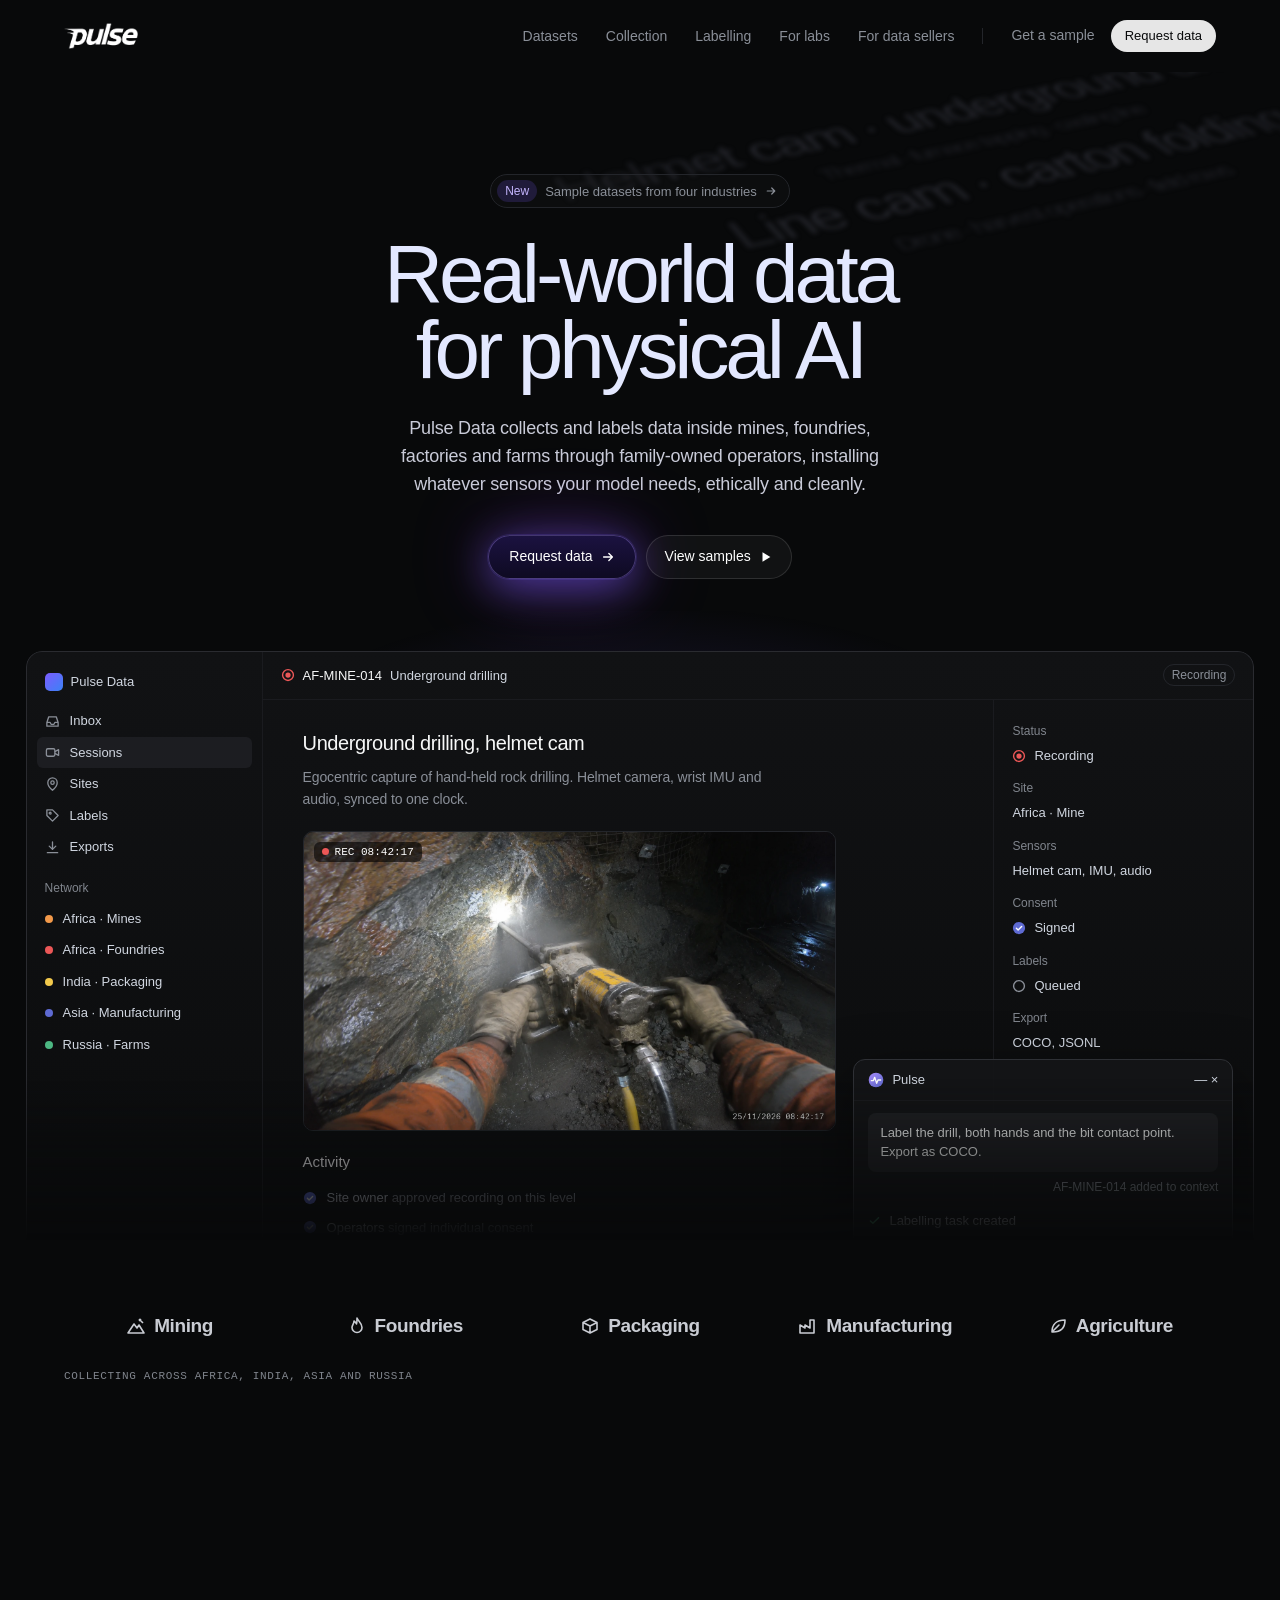
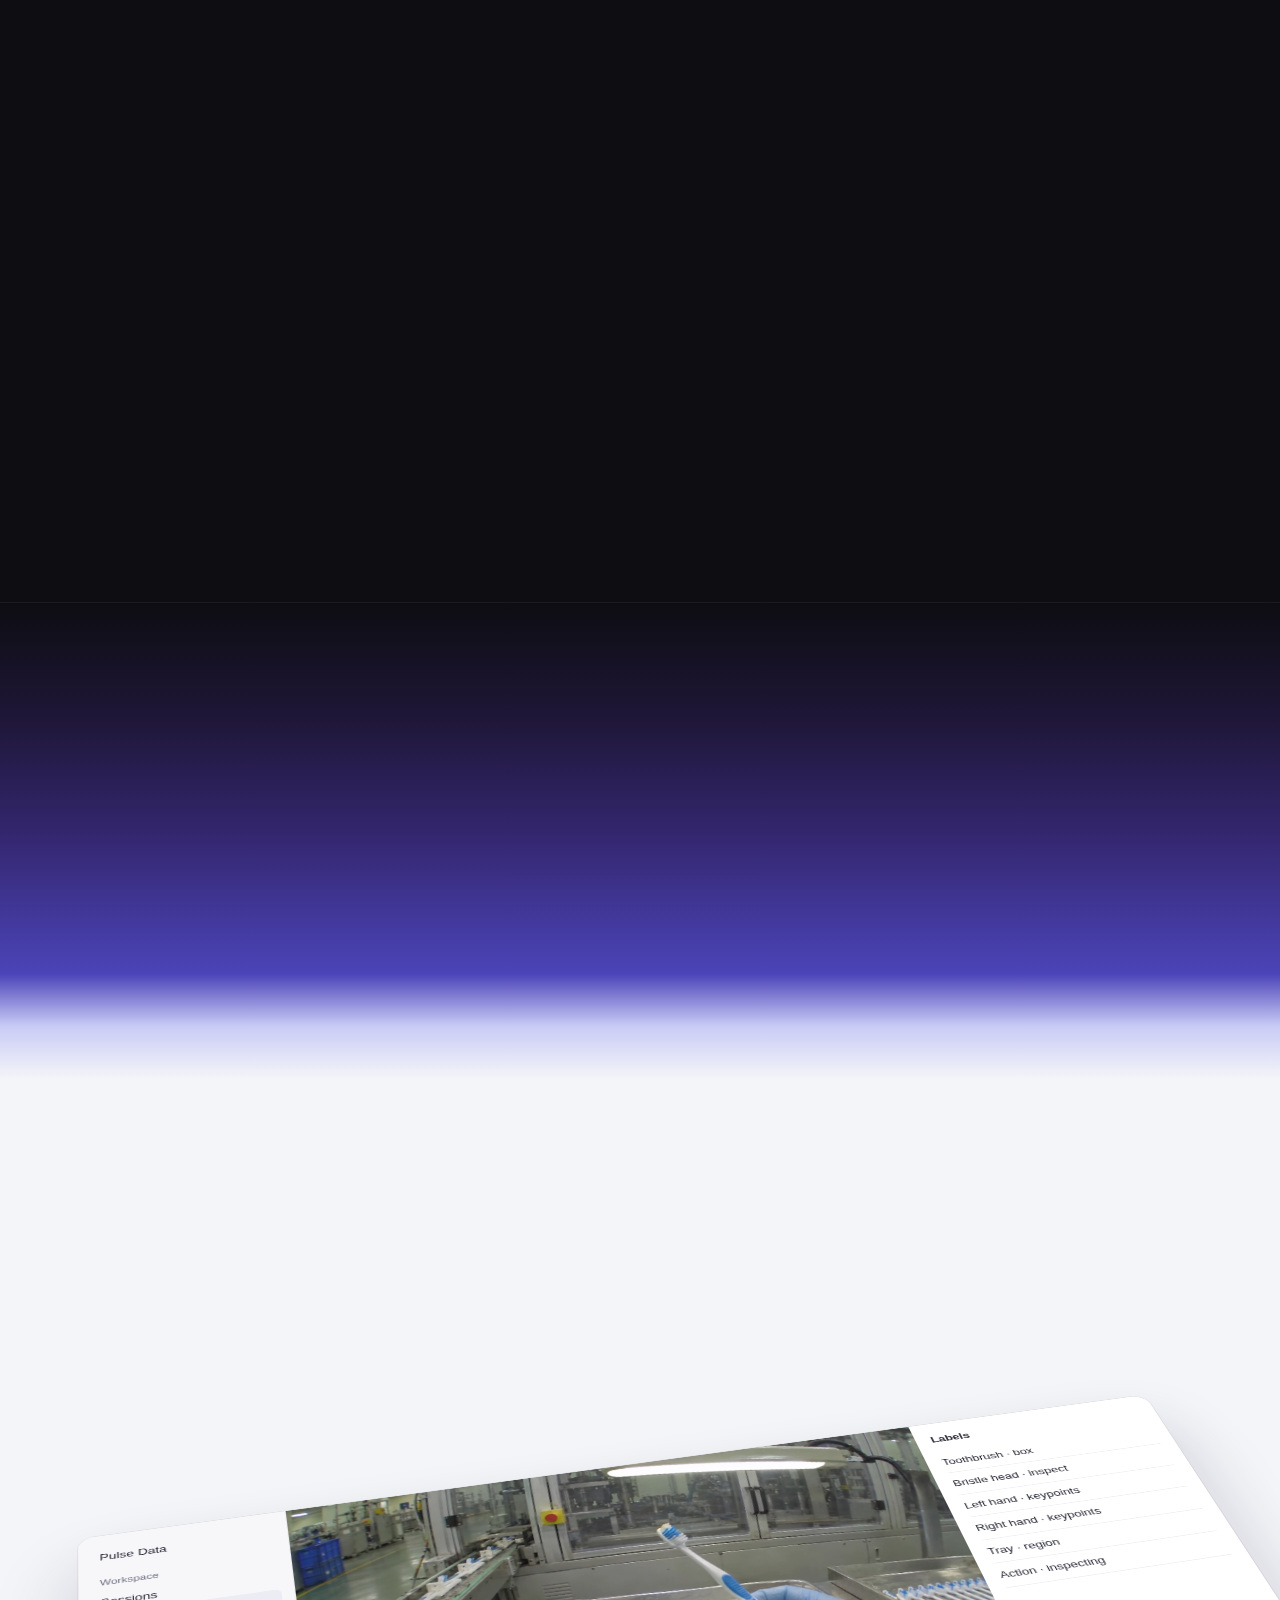
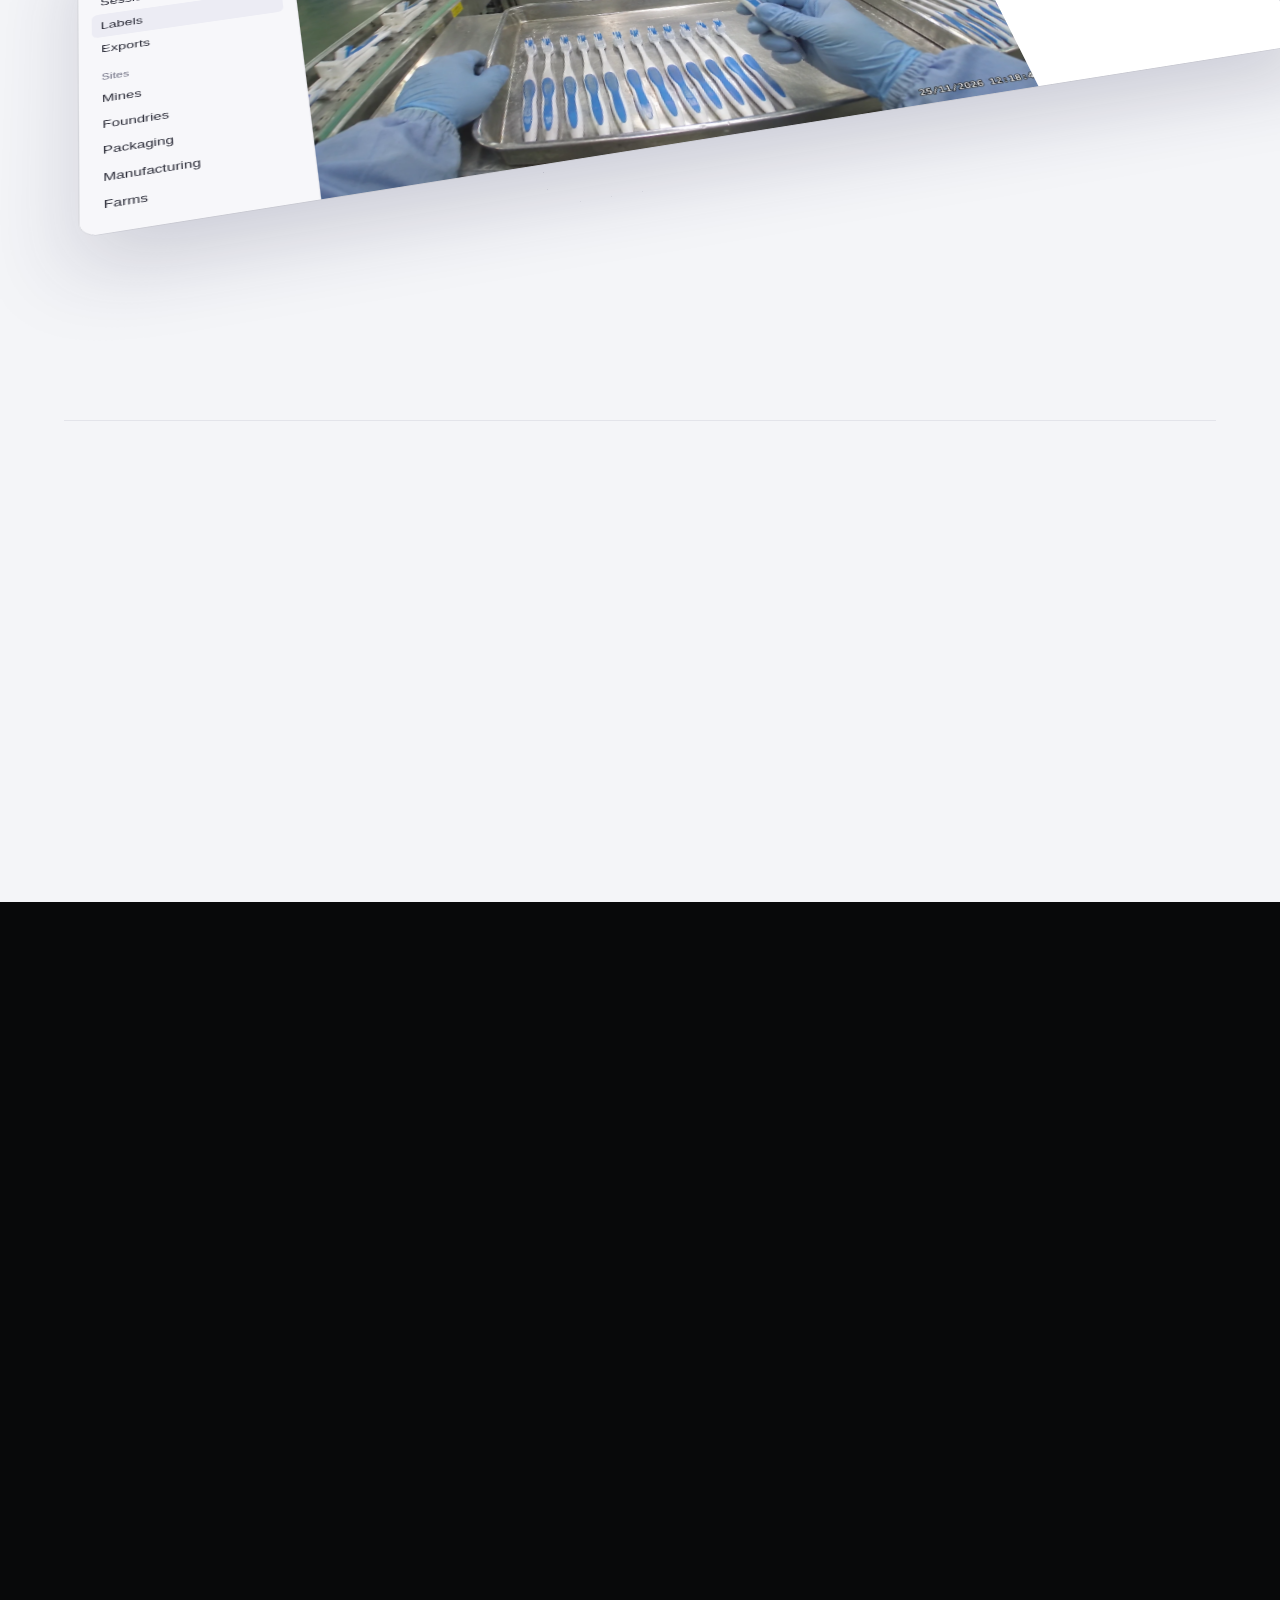
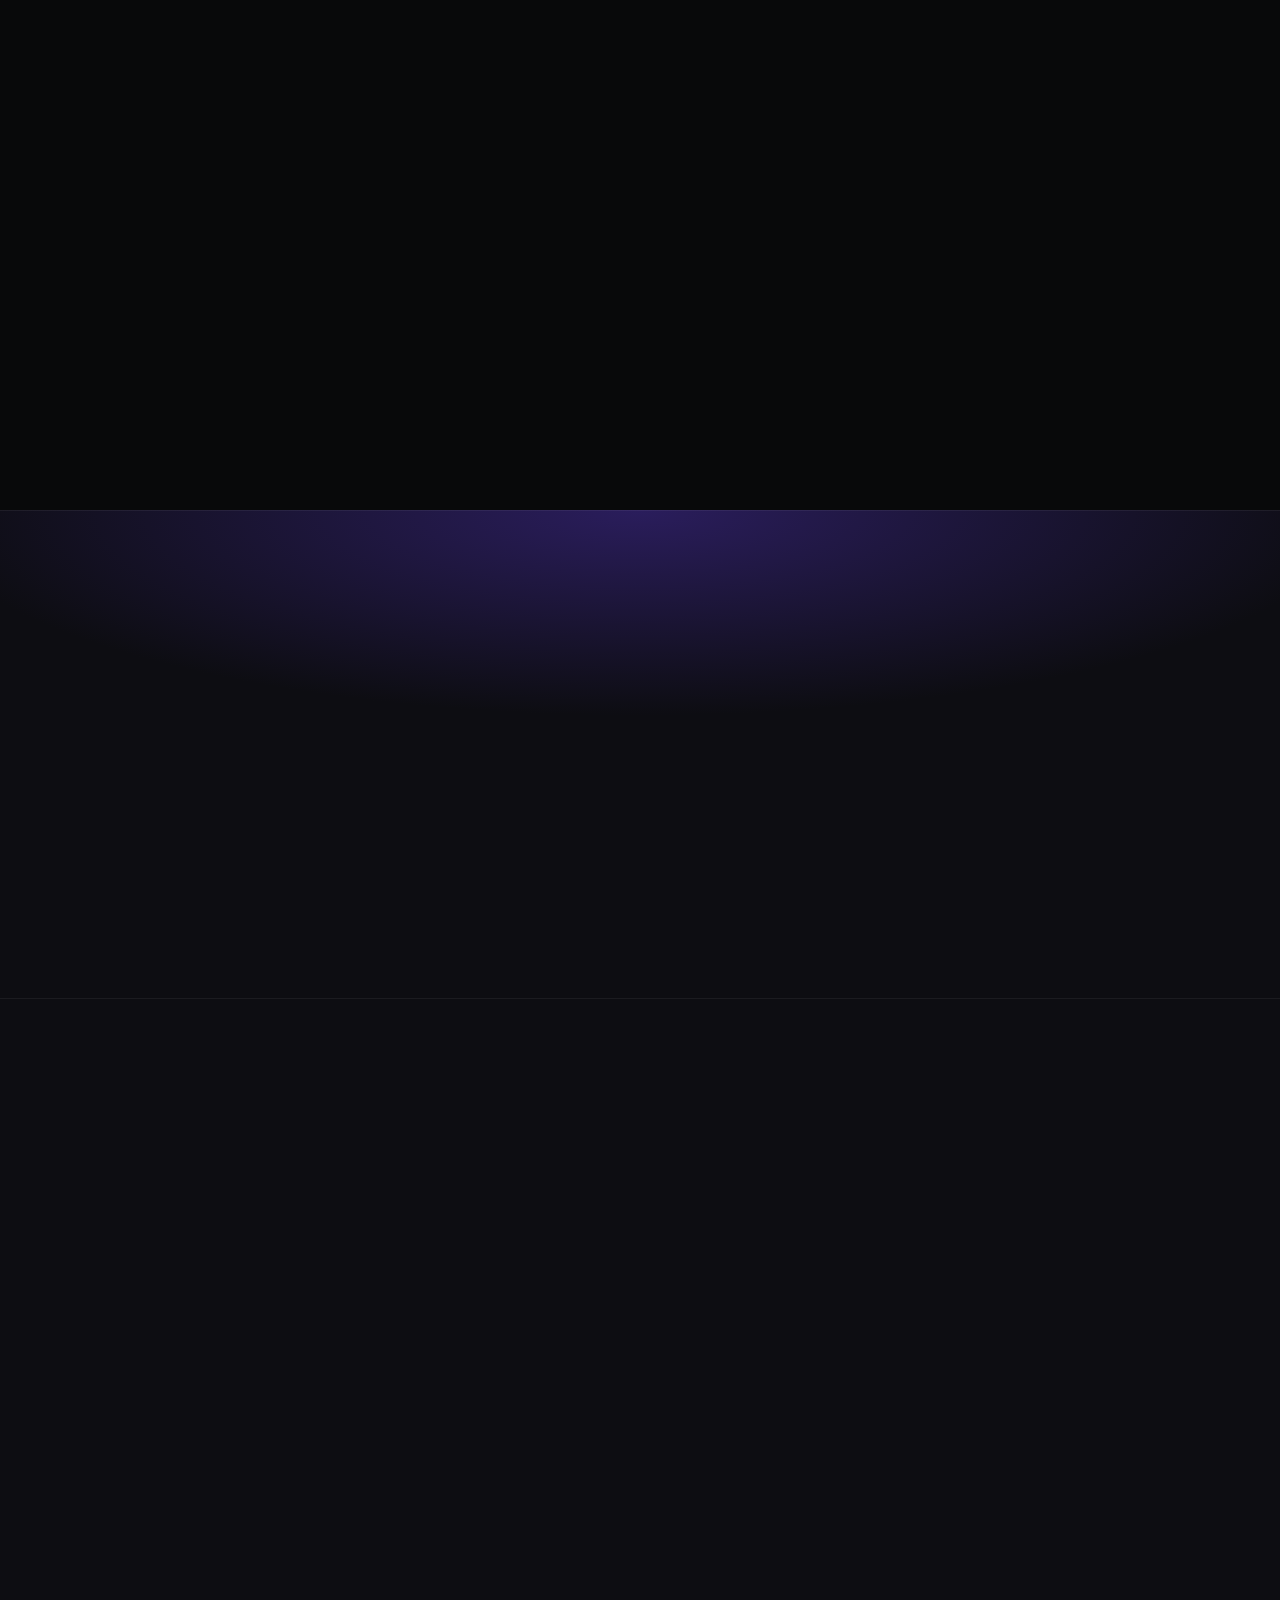
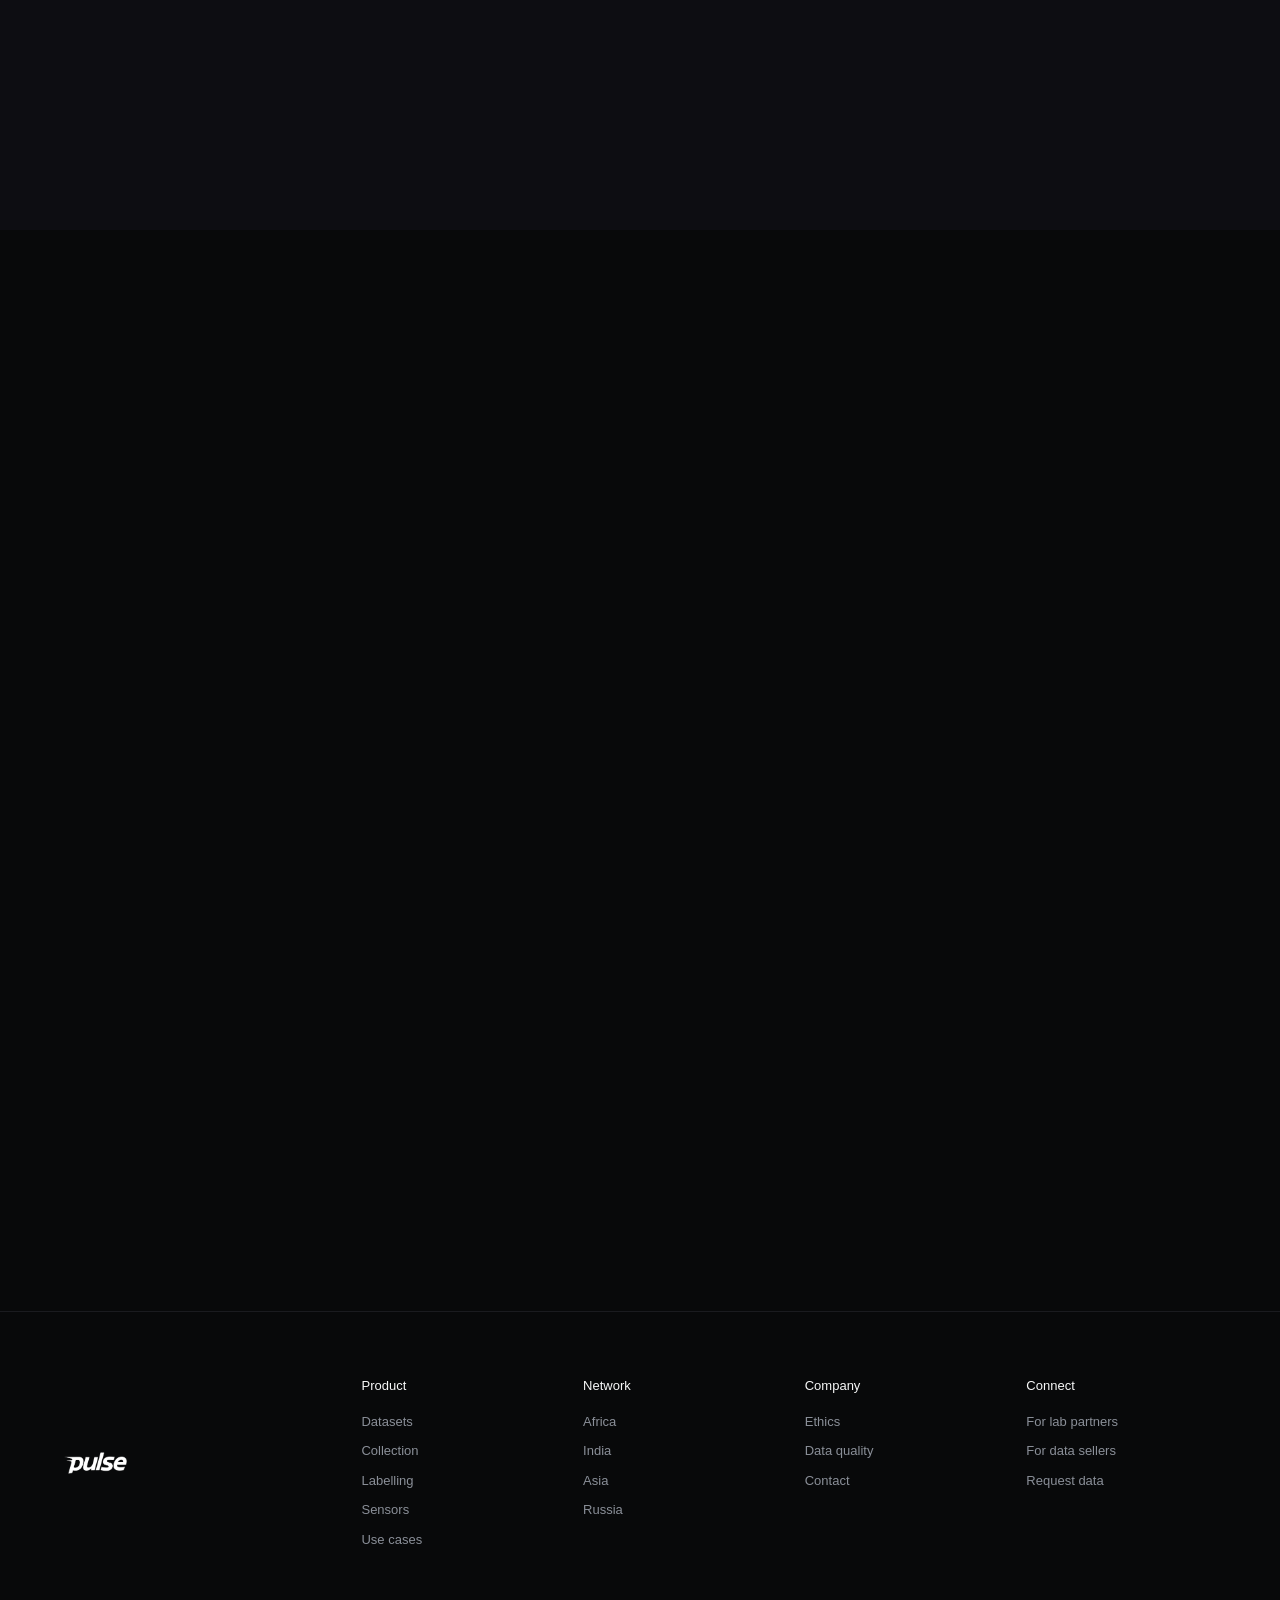
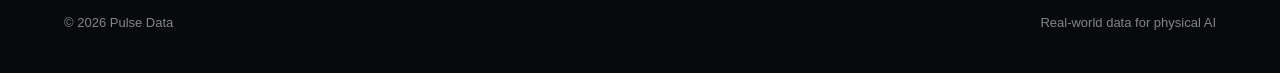
<file: index.html>
<!doctype html>
<html lang="en">
<head>
<meta charset="utf-8">
<meta name="viewport" content="width=device-width, initial-scale=1">
<meta http-equiv="Content-Security-Policy" content="default-src 'self'; script-src 'self'; style-src 'self' https://fonts.googleapis.com; font-src https://fonts.gstatic.com; img-src 'self' data:; connect-src 'self'; form-action 'self'; base-uri 'self'; object-src 'none'">
<meta name="referrer" content="strict-origin-when-cross-origin">
<title>Pulse Data | Real-world data for physical AI</title>
<meta name="description" content="Pulse Data collects and labels data inside mines, foundries, factories and farms, installing any sensor your model needs, ethically and cleanly.">
<meta name="theme-color" content="#08090A">
<link rel="icon" href="assets/favicon-32.png" sizes="32x32" type="image/png">
<link rel="icon" href="favicon.svg" type="image/svg+xml">
<link rel="apple-touch-icon" href="assets/apple-touch-icon.png">
<link rel="preconnect" href="https://fonts.googleapis.com">
<link rel="preconnect" href="https://fonts.gstatic.com" crossorigin>
<link rel="stylesheet" href="https://fonts.googleapis.com/css2?family=Inter:wght@300..700&family=JetBrains+Mono:wght@400;500&display=swap">
<link rel="stylesheet" href="styles.css">
<script src="main.js" defer></script>
</head>
<body>
<a class="skip" href="#main">Skip to content</a>

<svg width="0" height="0" class="sr-only" aria-hidden="true">
  <defs><linearGradient id="lg" x1="0" y1="0" x2="1" y2="1"><stop offset="0" stop-color="#A78BFA"/><stop offset="1" stop-color="#5E6AD2"/></linearGradient></defs>
  <symbol id="logo" viewBox="0 0 24 24"><circle cx="12" cy="12" r="11" fill="url(#lg)"/><path d="M5 13h3l2-5 3 9 2-5h4" fill="none" stroke="#fff" stroke-width="2" stroke-linecap="round" stroke-linejoin="round"/></symbol>
  <symbol id="i-arrow" viewBox="0 0 16 16" fill="none" stroke="currentColor" stroke-width="1.6" stroke-linecap="round" stroke-linejoin="round"><path d="M3 8h10M9 4l4 4-4 4"/></symbol>
  <symbol id="i-play" viewBox="0 0 16 16" fill="currentColor"><path d="M4 2.5v11l9-5.5z"/></symbol>
  <symbol id="i-check" viewBox="0 0 16 16" fill="none" stroke="currentColor" stroke-width="1.8" stroke-linecap="round" stroke-linejoin="round"><path d="M3 8.5l3 3 7-7"/></symbol>
  <symbol id="i-done" viewBox="0 0 16 16"><circle cx="8" cy="8" r="7" fill="#5E6AD2"/><path d="M5 8.2l2 2 4-4" fill="none" stroke="#fff" stroke-width="1.6" stroke-linecap="round" stroke-linejoin="round"/></symbol>
  <symbol id="i-prog" viewBox="0 0 16 16"><circle cx="8" cy="8" r="6.2" fill="none" stroke="#F2C94C" stroke-width="1.6"/><path d="M8 4a4 4 0 0 1 0 8z" fill="#F2C94C"/></symbol>
  <symbol id="i-todo" viewBox="0 0 16 16"><circle cx="8" cy="8" r="6.2" fill="none" stroke="#8A8F98" stroke-width="1.6"/></symbol>
  <symbol id="i-sched" viewBox="0 0 16 16"><circle cx="8" cy="8" r="6.2" fill="none" stroke="#8A8F98" stroke-width="1.6" stroke-dasharray="2.2 2"/></symbol>
  <symbol id="i-rec" viewBox="0 0 16 16"><circle cx="8" cy="8" r="6.2" fill="none" stroke="#EB5757" stroke-width="1.6"/><circle cx="8" cy="8" r="3" fill="#EB5757"/></symbol>
  <symbol id="i-inbox" viewBox="0 0 16 16" fill="none" stroke="currentColor" stroke-width="1.4" stroke-linejoin="round"><path d="M2 9l2-6h8l2 6v4H2z M2 9h3.5l1 2h3l1-2H14"/></symbol>
  <symbol id="i-video" viewBox="0 0 16 16" fill="none" stroke="currentColor" stroke-width="1.4" stroke-linejoin="round"><rect x="1.5" y="4" width="9" height="8" rx="1.5"/><path d="M10.5 7l4-2v6l-4-2"/></symbol>
  <symbol id="i-pin" viewBox="0 0 16 16" fill="none" stroke="currentColor" stroke-width="1.4"><path d="M8 14s5-4.2 5-8A5 5 0 0 0 3 6c0 3.8 5 8 5 8z"/><circle cx="8" cy="6" r="1.8"/></symbol>
  <symbol id="i-tag" viewBox="0 0 16 16" fill="none" stroke="currentColor" stroke-width="1.4" stroke-linejoin="round"><path d="M2 2h6l6 6-6 6-6-6z"/><circle cx="5.5" cy="5.5" r="1"/></symbol>
  <symbol id="i-down" viewBox="0 0 16 16" fill="none" stroke="currentColor" stroke-width="1.4" stroke-linecap="round" stroke-linejoin="round"><path d="M8 2v8M4.5 6.5 8 10l3.5-3.5M2.5 13.5h11"/></symbol>
  <symbol id="i-helmet" viewBox="0 0 20 20" fill="none" stroke="currentColor" stroke-width="1.5" stroke-linecap="round" stroke-linejoin="round"><path d="M3 14h14M4.5 14v-2.5a5.5 5.5 0 0 1 11 0V14M8.5 6V4.5h3V6"/></symbol>
  <symbol id="i-wrist" viewBox="0 0 20 20" fill="none" stroke="currentColor" stroke-width="1.5" stroke-linejoin="round"><rect x="6" y="5" width="8" height="10" rx="2"/><path d="M7.5 5V2.5h5V5M7.5 15v2.5h5V15"/></symbol>
  <symbol id="i-cam" viewBox="0 0 20 20" fill="none" stroke="currentColor" stroke-width="1.5" stroke-linejoin="round"><rect x="2" y="5" width="12" height="10" rx="2"/><path d="M14 9l4-2v6l-4-2"/></symbol>
  <symbol id="i-thermo" viewBox="0 0 20 20" fill="none" stroke="currentColor" stroke-width="1.5"><path d="M11.5 12.2V4a1.5 1.5 0 0 0-3 0v8.2a3.2 3.2 0 1 0 3 0z"/></symbol>
  <symbol id="i-lidar" viewBox="0 0 20 20" fill="none" stroke="currentColor" stroke-width="1.5" stroke-linecap="round"><circle cx="10" cy="10" r="1.6"/><path d="M10 3a7 7 0 0 1 7 7M10 6a4 4 0 0 1 4 4M3 10a7 7 0 0 0 7 7"/></symbol>
  <symbol id="i-imu" viewBox="0 0 20 20" fill="none" stroke="currentColor" stroke-width="1.5" stroke-linecap="round" stroke-linejoin="round"><path d="M2 10h3l2-5 3 10 2-5h6"/></symbol>
  <symbol id="i-chip" viewBox="0 0 20 20" fill="none" stroke="currentColor" stroke-width="1.5"><rect x="5" y="5" width="10" height="10" rx="1.5"/><path d="M8 2v3M12 2v3M8 15v3M12 15v3M2 8h3M2 12h3M15 8h3M15 12h3"/></symbol>
  <symbol id="i-drone" viewBox="0 0 20 20" fill="none" stroke="currentColor" stroke-width="1.5"><circle cx="4.5" cy="4.5" r="2.3"/><circle cx="15.5" cy="4.5" r="2.3"/><circle cx="4.5" cy="15.5" r="2.3"/><circle cx="15.5" cy="15.5" r="2.3"/><rect x="7.5" y="7.5" width="5" height="5" rx="1"/></symbol>
  <symbol id="i-mic" viewBox="0 0 20 20" fill="none" stroke="currentColor" stroke-width="1.5" stroke-linecap="round"><rect x="7.5" y="2.5" width="5" height="9" rx="2.5"/><path d="M4.5 9.5a5.5 5.5 0 0 0 11 0M10 15v2.5"/></symbol>
  <symbol id="i-plus" viewBox="0 0 20 20" fill="none" stroke="currentColor" stroke-width="1.5" stroke-linecap="round"><path d="M10 4v12M4 10h12"/></symbol>
  <symbol id="i-mine" viewBox="0 0 20 20" fill="none" stroke="currentColor" stroke-width="1.6" stroke-linejoin="round"><path d="M2 17l6-9 3 4 2-3 5 8z"/><path d="M13 3l4 4M15 3l-2 2"/></symbol>
  <symbol id="i-flame" viewBox="0 0 20 20" fill="none" stroke="currentColor" stroke-width="1.6" stroke-linejoin="round"><path d="M10 2c1 3 5 5 5 9.5a5 5 0 0 1-10 0C5 9 7 8 7 5c1.5 1 2 2 2.5 3C10 6.5 10 4 10 2z"/></symbol>
  <symbol id="i-box" viewBox="0 0 20 20" fill="none" stroke="currentColor" stroke-width="1.6" stroke-linejoin="round"><path d="M3 6.5 10 3l7 3.5v7L10 17l-7-3.5z M3 6.5 10 10l7-3.5M10 10v7"/></symbol>
  <symbol id="i-factory" viewBox="0 0 20 20" fill="none" stroke="currentColor" stroke-width="1.6" stroke-linejoin="round"><path d="M2 17V9l5 3V9l5 3V4h4v13z"/></symbol>
  <symbol id="i-leaf" viewBox="0 0 20 20" fill="none" stroke="currentColor" stroke-width="1.6" stroke-linecap="round" stroke-linejoin="round"><path d="M4 16C4 8 9 4 17 4c0 8-4 12-12 12z M4 16l7-7"/></symbol>
  <symbol id="i-shield" viewBox="0 0 30 30"><path d="M15 3 5 7v7c0 6.5 4.3 10.8 10 13 5.7-2.2 10-6.5 10-13V7z" fill="url(#lg)"/><path d="m10.5 15 3 3 6-6.5" fill="none" stroke="#fff" stroke-width="2" stroke-linecap="round" stroke-linejoin="round"/></symbol>
  <symbol id="i-lock" viewBox="0 0 30 30"><rect x="6" y="13" width="18" height="14" rx="3" fill="url(#lg)"/><path d="M10 13V9.5a5 5 0 0 1 10 0V13" fill="none" stroke="#A78BFA" stroke-width="2.4"/></symbol>
  <symbol id="i-users" viewBox="0 0 16 16" fill="none" stroke="currentColor" stroke-width="1.4" stroke-linecap="round"><circle cx="6" cy="5.5" r="2.5"/><path d="M1.5 14a4.5 4.5 0 0 1 9 0M11 3.2a2.5 2.5 0 0 1 0 4.6M12.5 14a4.5 4.5 0 0 0-1.6-3.4"/></symbol>
  <symbol id="i-eye" viewBox="0 0 16 16" fill="none" stroke="currentColor" stroke-width="1.4"><path d="M1 8s2.5-5 7-5 7 5 7 5-2.5 5-7 5-7-5-7-5z"/><circle cx="8" cy="8" r="2"/></symbol>
  <symbol id="i-file" viewBox="0 0 16 16" fill="none" stroke="currentColor" stroke-width="1.4" stroke-linejoin="round"><path d="M9 1.5H4a1.5 1.5 0 0 0-1.5 1.5v10A1.5 1.5 0 0 0 4 14.5h8a1.5 1.5 0 0 0 1.5-1.5V6z M9 1.5V6h4.5"/></symbol>
  <symbol id="i-clock" viewBox="0 0 16 16" fill="none" stroke="currentColor" stroke-width="1.4" stroke-linecap="round"><circle cx="8" cy="8" r="6.5"/><path d="M8 4.5V8l2.5 1.5"/></symbol>
  <symbol id="i-globe" viewBox="0 0 16 16" fill="none" stroke="currentColor" stroke-width="1.4"><circle cx="8" cy="8" r="6.5"/><path d="M1.5 8h13M8 1.5c2 2 2.8 4.3 2.8 6.5S10 12.5 8 14.5C6 12.5 5.2 10.2 5.2 8S6 3.5 8 1.5z"/></symbol>
  <symbol id="i-x2" viewBox="0 0 16 16" fill="none" stroke="currentColor" stroke-width="1.8" stroke-linecap="round"><path d="M4 4l8 8M12 4l-8 8"/></symbol>
</svg>

<header class="nav" id="nav">
  <div class="wrap nav__in">
    <a class="brand" href="#main"><img src="assets/pulse-logo.png" alt="Pulse, back to top" width="747" height="261"></a>
    <div class="nav__right">
      <nav aria-label="Primary">
        <ul class="nav__links">
          <li><a href="#datasets">Datasets</a></li>
          <li><a href="#collection">Collection</a></li>
          <li><a href="#labelling">Labelling</a></li>
          <li><a href="labs.html">For labs</a></li>
          <li><a href="sellers.html">For data sellers</a></li>
        </ul>
      </nav>
      <span class="nav__sep" aria-hidden="true"></span>
      <a class="nav__login" href="#request">Get a sample</a>
      <a class="btn btn-white" href="#request">Request data</a>
    </div>
  </div>
</header>

<main id="main">

<!-- HERO: Lemni centred headline over a Linear product frame -->
<section class="hero" aria-labelledby="hero-title">
  <div class="hero__ghost" aria-hidden="true"><div>Helmet cam · underground drilling<span>Thermal · furnace tapping · casting line</span>Line cam · carton folding<span>Drone · harvest operations · field rows</span></div></div>
  <div class="wrap hero__in">
    <a class="hero__new rv" href="#datasets"><b>New</b>Sample datasets from four industries <svg width="12" height="12" aria-hidden="true"><use href="#i-arrow"/></svg></a>
    <h1 id="hero-title" class="h-xl rv">Real-world data for physical AI</h1>
    <p class="p-lg rv">Pulse Data collects and labels data inside mines, foundries, factories and farms through family-owned operators, installing whatever sensors your model needs, ethically and cleanly.</p>
    <div class="hero__cta rv">
      <a class="btn btn-glow" href="#request">Request data <svg aria-hidden="true"><use href="#i-arrow"/></svg></a>
      <a class="btn btn-ghost" href="#datasets">View samples <svg aria-hidden="true"><use href="#i-play"/></svg></a>
    </div>
  </div>

  <div class="stage rv" aria-label="Illustrative view of a capture session">
    <div class="app">
      <aside class="app__side" aria-hidden="true">
        <div class="ws"><i></i>Pulse Data</div>
        <div class="nav-i"><svg><use href="#i-inbox"/></svg>Inbox</div>
        <div class="nav-i on"><svg><use href="#i-video"/></svg>Sessions</div>
        <div class="nav-i"><svg><use href="#i-pin"/></svg>Sites</div>
        <div class="nav-i"><svg><use href="#i-tag"/></svg>Labels</div>
        <div class="nav-i"><svg><use href="#i-down"/></svg>Exports</div>
        <div class="side-h">Network</div>
        <div class="nav-i"><span class="dot d1"></span>Africa · Mines</div>
        <div class="nav-i"><span class="dot d2"></span>Africa · Foundries</div>
        <div class="nav-i"><span class="dot d3"></span>India · Packaging</div>
        <div class="nav-i"><span class="dot d4"></span>Asia · Manufacturing</div>
        <div class="nav-i"><span class="dot d5"></span>Russia · Farms</div>
      </aside>
      <div class="app__main">
        <div class="app__bar">
          <div class="crumb"><svg width="14" height="14" aria-hidden="true"><use href="#i-rec"/></svg><b class="tnum">AF-MINE-014</b><span>Underground drilling</span></div>
          <span class="pill">Recording</span>
        </div>
        <div class="app__body">
          <div class="doc">
            <p class="doc__t">Underground drilling, helmet cam</p>
            <p class="p">Egocentric capture of hand-held rock drilling. Helmet camera, wrist IMU and audio, synced to one clock.</p>
            <div class="video"><img src="assets/mine-drill.webp" alt="Helmet-camera view of a miner in hi-vis sleeves and gloves drilling into a wet underground rock face" width="1672" height="941"><span class="rec tnum">REC 08:42:17</span></div>
            <div class="act">
              <p class="act__t">Activity</p>
              <ul>
                <li><svg><use href="#i-done"/></svg><span><b>Site owner</b> approved recording on this level</span></li>
                <li><svg><use href="#i-done"/></svg><span><b>Operators</b> signed individual consent</span></li>
                <li><svg><use href="#i-done"/></svg><span><b>Field team</b> installed helmet cam and wrist IMU</span></li>
                <li><svg><use href="#i-prog"/></svg><span><b>QA</b> checking sync and dropped frames</span></li>
              </ul>
            </div>
          </div>
          <dl class="props">
            <dt>Status</dt><dd><svg width="14" height="14"><use href="#i-rec"/></svg>Recording</dd>
            <dt>Site</dt><dd>Africa · Mine</dd>
            <dt>Sensors</dt><dd>Helmet cam, IMU, audio</dd>
            <dt>Consent</dt><dd><svg width="14" height="14"><use href="#i-done"/></svg>Signed</dd>
            <dt>Labels</dt><dd><svg width="14" height="14"><use href="#i-todo"/></svg>Queued</dd>
            <dt>Export</dt><dd>COCO, JSONL</dd>
          </dl>
        </div>
        <div class="chat" aria-hidden="true">
          <div class="chat__top"><span><svg width="16" height="16"><use href="#logo"/></svg>Pulse</span><span>— ×</span></div>
          <p class="chat__msg">Label the drill, both hands and the bit contact point. Export as COCO.</p>
          <p class="chat__ctx">AF-MINE-014 added to context</p>
          <ul class="chat__out">
            <li><svg><use href="#i-check"/></svg>Labelling task created</li>
            <li><svg><use href="#i-check"/></svg>Assigned to mining-trained annotators</li>
            <li><svg><use href="#i-check"/></svg>Export set to COCO + JSONL</li>
          </ul>
        </div>
      </div>
    </div>
  </div>
</section>

<!-- Linear logo row, as industries -->
<section class="logos" aria-label="Industries we collect in">
  <div class="wrap">
    <div class="logos__row">
      <span><svg aria-hidden="true"><use href="#i-mine"/></svg>Mining</span>
      <span><svg aria-hidden="true"><use href="#i-flame"/></svg>Foundries</span>
      <span><svg aria-hidden="true"><use href="#i-box"/></svg>Packaging</span>
      <span><svg aria-hidden="true"><use href="#i-factory"/></svg>Manufacturing</span>
      <span><svg aria-hidden="true"><use href="#i-leaf"/></svg>Agriculture</span>
    </div>
    <p class="fig">Collecting across Africa, India, Asia and Russia</p>
  </div>
</section>

<!-- Sample datasets -->
<section class="sec sets" id="datasets" aria-labelledby="sets-title">
  <div class="wrap">
    <div class="split-head rv">
      <h2 id="sets-title" class="h-lg">Sample datasets</h2>
      <div><p class="p-lg">Real footage from partner sites, recorded on helmet cameras during normal shifts and ready for labelling.</p><a class="more" href="#request">Request the full sets <svg aria-hidden="true"><use href="#i-arrow"/></svg></a></div>
    </div>
    <div class="sets__grid">
      <figure class="set rv"><div class="set__img"><img src="assets/mine-drill.webp" alt="Helmet-camera view of a miner drilling into a wet underground rock face" width="1672" height="941" loading="lazy"><span class="rec tnum">REC 08:42:17</span></div><figcaption class="set__body"><small>Mine</small><b>Underground drilling</b><p>Hand-held rock drilling at the rock face, with both hands on the tool.</p><div class="tags"><span class="tag">Helmet cam</span><span class="tag">Hands</span><span class="tag">Tool contact</span></div></figcaption></figure>
      <figure class="set rv"><div class="set__img"><img src="assets/foundry-casting.webp" alt="Helmet-camera view of gloved hands brushing sand off a freshly cast valve body on a foundry floor" width="1672" height="941" loading="lazy"><span class="rec tnum">REC 10:26:38</span></div><figcaption class="set__body"><small>Foundry</small><b>Casting finishing</b><p>Brushing moulding sand from a cast valve body before machining.</p><div class="tags"><span class="tag">Helmet cam</span><span class="tag">Hands</span><span class="tag">Surface</span></div></figcaption></figure>
      <figure class="set rv"><div class="set__img"><img src="assets/packaging-sealing.webp" alt="Helmet-camera view of a worker sealing a cardboard carton with a tape gun next to a roller conveyor" width="1672" height="941" loading="lazy"><span class="rec tnum">REC 11:07:26</span></div><figcaption class="set__body"><small>Packaging</small><b>Carton sealing</b><p>Sealing cartons with a tape gun beside a roller conveyor.</p><div class="tags"><span class="tag">Helmet cam</span><span class="tag">Hands</span><span class="tag">Steps</span></div></figcaption></figure>
      <figure class="set rv"><div class="set__img"><img src="assets/manufacturing-inspection.webp" alt="Helmet-camera view of gloved hands inspecting toothbrushes on a steel tray beside an automated production line" width="1672" height="941" loading="lazy"><span class="rec tnum">REC 12:18:43</span></div><figcaption class="set__body"><small>Manufacturing</small><b>Product inspection</b><p>Gloved visual inspection of toothbrushes coming off an automated line.</p><div class="tags"><span class="tag">Helmet cam</span><span class="tag">Hands</span><span class="tag">Quality check</span></div></figcaption></figure>
    </div>
  </div>
</section>

<!-- Two audiences -->
<section class="paths" id="paths" aria-labelledby="paths-title">
  <div class="wrap">
    <h2 id="paths-title" class="h-two rv">Two ways to work with Pulse. <span>Buy real-world data for your models, or earn from the work your sites already do.</span></h2>
    <div class="paths__grid">
      <a class="path rv" href="labs.html">
        <div class="path__img"><img src="assets/manufacturing-inspection.webp" alt="" width="1672" height="941" loading="lazy"></div>
        <div class="path__body">
          <small>For lab partners</small>
          <h3>Data your models have never seen</h3>
          <p>Egocentric and multi-sensor data from mines, foundries, packaging lines and factories, labelled to your schema.</p>
          <span class="btn btn-white">Explore for labs <svg aria-hidden="true"><use href="#i-arrow"/></svg></span>
        </div>
      </a>
      <a class="path rv" href="sellers.html">
        <div class="path__img"><img src="assets/foundry-casting.webp" alt="" width="1672" height="941" loading="lazy"></div>
        <div class="path__body">
          <small>For data sellers</small>
          <h3>Get paid for the work you already do</h3>
          <p>Site owners, operators and footage archives earn per accepted hour, with equipment and consent handled for you.</p>
          <span class="btn btn-dark">Explore for sellers <svg aria-hidden="true"><use href="#i-arrow"/></svg></span>
        </div>
      </a>
    </div>
  </div>
</section>

<div class="wrap">
  <p class="statement rv">A new kind of data partner. <span>Pulse Data works through the owners of real industrial businesses, so your models learn from real shifts, real tools and real conditions, not staged footage.</span></p>

  <!-- Linear FIG 0.1 / 0.2 / 0.3 -->
  <div class="figs">
    <div class="rv"><p class="fig">Fig 0.1</p><svg viewBox="0 0 320 300" aria-hidden="true"><polygon points="160.0,166.0 263.9,226.0 160.0,286.0 56.1,226.0" stroke="#3A3D44" stroke-width="1" fill="#08090A"/><path d="M56.1 226.0 v8 L 160.0 294.0 L 263.9 234.0 V 226.0" stroke="#3A3D44" stroke-width="1" fill="#08090A"/><polygon points="160.0,150.0 263.9,210.0 160.0,270.0 56.1,210.0" stroke="#3A3D44" stroke-width="1" fill="#08090A"/><path d="M56.1 210.0 v8 L 160.0 278.0 L 263.9 218.0 V 210.0" stroke="#3A3D44" stroke-width="1" fill="#08090A"/><polygon points="160.0,134.0 263.9,194.0 160.0,254.0 56.1,194.0" stroke="#3A3D44" stroke-width="1" fill="#08090A"/><path d="M56.1 194.0 v8 L 160.0 262.0 L 263.9 202.0 V 194.0" stroke="#3A3D44" stroke-width="1" fill="#08090A"/><polygon points="160.0,118.0 263.9,178.0 160.0,238.0 56.1,178.0" stroke="#3A3D44" stroke-width="1" fill="#08090A"/><path d="M56.1 178.0 v8 L 160.0 246.0 L 263.9 186.0 V 178.0" stroke="#3A3D44" stroke-width="1" fill="#08090A"/><polygon points="160.0,102.0 263.9,162.0 160.0,222.0 56.1,162.0" stroke="#3A3D44" stroke-width="1" fill="#08090A"/><path d="M56.1 162.0 v8 L 160.0 230.0 L 263.9 170.0 V 162.0" stroke="#3A3D44" stroke-width="1" fill="#08090A"/><polygon points="160.0,86.0 263.9,146.0 160.0,206.0 56.1,146.0" stroke="#3A3D44" stroke-width="1" fill="#08090A"/><path d="M56.1 146.0 v8 L 160.0 214.0 L 263.9 154.0 V 146.0" stroke="#3A3D44" stroke-width="1" fill="#08090A"/><polygon points="160.0,60.0 263.9,120.0 160.0,180.0 56.1,120.0" stroke="#5A5E66" stroke-width="1" fill="#08090A"/><path d="M140 120 L160 70 L180 120 M148 100 H172 M160 70 V60 M152 60 H168" stroke="#5A5E66" stroke-width="1" fill="none"/><ellipse cx="160" cy="70" rx="6" ry="3" stroke="#5A5E66" stroke-width="1" fill="none"/></svg><h2 class="fig__t">Direct site access</h2><p>Family offices own the sites, so access is agreed at the top, not negotiated at the gate.</p></div>
    <div class="rv"><p class="fig">Fig 0.2</p><svg viewBox="0 0 320 300" aria-hidden="true"><polygon points="160.0,40.0 220.6,75.0 160.0,110.0 99.4,75.0" stroke="#3A3D44" stroke-width="1" fill="#08090A"/><path d="M99.4 75.0 V135.0 L160.0 170.0 L220.6 135.0 V75.0 M160.0 110.0 V170.0" stroke="#3A3D44" stroke-width="1" fill="#08090A"/><polygon points="100.0,95.0 160.6,130.0 100.0,165.0 39.4,130.0" stroke="#3A3D44" stroke-width="1" fill="#08090A"/><path d="M39.4 130.0 V190.0 L100.0 225.0 L160.6 190.0 V130.0 M100.0 165.0 V225.0" stroke="#3A3D44" stroke-width="1" fill="#08090A"/><polygon points="220.0,95.0 280.6,130.0 220.0,165.0 159.4,130.0" stroke="#3A3D44" stroke-width="1" fill="#08090A"/><path d="M159.4 130.0 V190.0 L220.0 225.0 L280.6 190.0 V130.0 M220.0 165.0 V225.0" stroke="#3A3D44" stroke-width="1" fill="#08090A"/><polygon points="160.0,150.0 220.6,185.0 160.0,220.0 99.4,185.0" stroke="#5A5E66" stroke-width="1" fill="#08090A"/><path d="M99.4 185.0 V245.0 L160.0 280.0 L220.6 245.0 V185.0 M160.0 220.0 V280.0" stroke="#5A5E66" stroke-width="1" fill="#08090A"/><ellipse cx="160" cy="185" rx="14" ry="8" stroke="#5A5E66" stroke-width="1" fill="none"/><ellipse cx="160" cy="185" rx="6" ry="3.5" stroke="#5A5E66" stroke-width="1" fill="none"/><path d="M100 120 l10 5 M95 123 l10 5 M220 118 a8 5 0 1 0 0.1 0" stroke="#3A3D44" stroke-width="1" fill="none"/></svg><h2 class="fig__t">Any sensor, installed</h2><p>Cameras, thermal, LiDAR, machine signals or your own rig, mounted and run by our field teams.</p></div>
    <div class="rv"><p class="fig">Fig 0.3</p><svg viewBox="0 0 320 300" aria-hidden="true"><path d="M110 70 L170 105 V255 L110 220 Z" stroke="#5A5E66" stroke-width="1" fill="#08090A"/><path d="M122 77 L182 112 V253 L122 218 Z" stroke="#3A3D44" stroke-width="1" fill="#08090A"/><path d="M134 84 L194 119 V251 L134 216 Z" stroke="#3A3D44" stroke-width="1" fill="#08090A"/><path d="M146 91 L206 126 V249 L146 214 Z" stroke="#3A3D44" stroke-width="1" fill="#08090A"/><path d="M158 98 L218 133 V247 L158 212 Z" stroke="#3A3D44" stroke-width="1" fill="#08090A"/><path d="M170 105 L230 140 V245 L170 210 Z" stroke="#3A3D44" stroke-width="1" fill="#08090A"/><path d="M182 112 L242 147 V243 L182 208 Z" stroke="#3A3D44" stroke-width="1" fill="#08090A"/><path d="M194 119 L254 154 V241 L194 206 Z" stroke="#3A3D44" stroke-width="1" fill="#08090A"/><path d="M206 126 L266 161 V239 L206 204 Z" stroke="#3A3D44" stroke-width="1" fill="#08090A"/><path d="M218 133 L278 168 V237 L218 202 Z" stroke="#3A3D44" stroke-width="1" fill="#08090A"/><path d="M230 140 L290 175 V235 L230 200 Z" stroke="#3A3D44" stroke-width="1" fill="#08090A"/><path d="M242 147 L302 182 V233 L242 198 Z" stroke="#3A3D44" stroke-width="1" fill="#08090A"/></svg><h2 class="fig__t">Clean by default</h2><p>Consented, synced, checked and documented before a single file reaches you.</p></div>
  </div>
</div>

<!-- Linear feature section: Collection -->
<section class="sec" id="collection" aria-labelledby="col-title">
  <div class="wrap">
    <div class="split-head rv">
      <h2 id="col-title" class="h-lg">Collection</h2>
      <div><p class="p-lg">Scope a dataset in a single thread. We turn it into sessions on real sites, from install to delivery.</p><a class="more" href="#request">Request data <svg aria-hidden="true"><use href="#i-arrow"/></svg></a></div>
    </div>
    <div class="board rv" aria-label="Illustrative collection board">
      <div class="thread">
        <div class="thread__h"><b>Thread</b><span>#robotics-data</span></div>
        <div class="msg"><span class="av a1">YO</span><div><b>You</b><small>9:12 AM</small><p>We need egocentric data of skilled hands on heavy tools. Both hands and tool contact.</p></div></div>
        <div class="msg"><span class="av a2">FL</span><div><b>Field lead</b><small>9:20 AM</small><p>We can run that at a mine and a foundry in Africa. Helmet cams plus wrist IMUs, owner sign-off in place.</p></div></div>
        <div class="msg"><span class="av a3">QA</span><div><b>Data QA</b><small>9:24 AM</small><p>We'll sync to one clock and deliver COCO with hand keypoints.</p></div></div>
        <div class="compose"><em>@Pulse</em> create sessions for both sites</div>
      </div>
      <div class="cols">
        <div>
          <div class="col__h"><svg><use href="#i-sched"/></svg>Scheduled</div>
          <div class="card"><small>RU-FARM-002</small><p>Harvest operations</p><div class="tags"><span class="tag">Drone</span><span class="tag">Vehicle cam</span></div></div>
          <div class="card"><small>AS-MFG-007</small><p>Product inspection</p><div class="tags"><span class="tag">Helmet cam</span><span class="tag">Quality check</span></div></div>
        </div>
        <div>
          <div class="col__h"><svg><use href="#i-prog"/></svg>Installing</div>
          <div class="card"><small>AF-FDRY-003</small><p>Casting finishing</p><div class="tags"><span class="tag">Helmet cam</span><span class="tag">Thermal</span></div></div>
        </div>
        <div>
          <div class="col__h"><svg><use href="#i-rec"/></svg>Recording</div>
          <div class="card"><small>AF-MINE-014</small><p>Underground drilling</p><div class="tags"><span class="tag">Helmet cam</span><span class="tag">IMU</span></div></div>
          <div class="card"><small>IN-PACK-011</small><p>Carton sealing</p><div class="tags"><span class="tag">Line cam</span><span class="tag">Hands</span></div></div>
        </div>
        <div>
          <div class="col__h"><svg><use href="#i-done"/></svg>Delivered</div>
          <div class="card"><small>IN-PACK-004</small><p>Palletising</p><div class="tags"><span class="tag">COCO</span><span class="tag">QA passed</span></div></div>
        </div>
      </div>
    </div>
    <div class="feat-list rv">
      <span>Features</span>
      <ul><li>Site matching</li><li>Device install</li><li>Field operations</li></ul>
      <ul><li>Daily QA</li><li>Rolling delivery</li><li>Your formats</li></ul>
    </div>
  </div>
</section>

<!-- Lemni dark: tilted cards -->
<section class="lemni" id="network" aria-label="Installation and capture">
  <div class="wrap tilt-sec">
    <div class="rv">
      <h2 class="h-two">Install any device, <span>on sites outside vendors never reach</span></h2>
      <div class="tilt" aria-hidden="true">
        <div class="tilt__in">
          <div class="tcard"><small>Helmet camera × 6</small><div class="row">Underground level, drilling crew<span class="st">Installed</span></div></div>
          <div class="tcard"><small>Thermal camera</small><div class="row">Furnace line, foundry<span class="st wait">Awaiting sign-off</span></div></div>
          <div class="tcard"><small>PLC tap</small><div class="row">Conveyor 2, packaging<span class="st cal">Calibrating</span></div></div>
          <div class="tcard"><small>Your rig</small><div class="row">Wrist force sensors<span class="st">Installed</span></div></div>
        </div>
        <span class="tnote">Approved by the site safety officer</span>
      </div>
    </div>
    <div class="rv">
      <h2 class="h-two">Record real shifts, <span>not staged demos in a lab</span></h2>
      <div class="wave" aria-hidden="true">
        <div class="wave__h"><span>Helmet IMU · underground drilling</span><span class="tnum">08:42:17</span></div>
        <svg viewBox="0 0 400 70" preserveAspectRatio="none"><path d="M0 35 C 20 10, 35 60, 55 35 S 90 15, 110 35 S 140 62, 160 30 S 190 8, 215 38 S 245 64, 270 34 S 300 12, 325 36 S 360 58, 380 32 L 400 34" fill="none" stroke="#A78BFA" stroke-width="2"/><path d="M0 40 C 25 30, 45 50, 70 40 S 115 28, 140 42 S 185 52, 210 40 S 255 28, 280 42 S 330 50, 355 40 L 400 41" fill="none" stroke="#3E3F56" stroke-width="1.5"/></svg>
        <div class="wave__f"><span>Camera, IMU and audio on one clock</span><b>Synced</b></div>
      </div>
      <p class="p mt">Capture runs during normal work, with daily checks so problems are fixed on site, not in your pipeline.</p>
    </div>
  </div>
</section>

<!-- Lemni purple band -->
<section class="band" aria-labelledby="band-title">
  <div class="wrap band__in">
    <h2 id="band-title" class="h-md rv">AI deserves more than lab benches and stock footage</h2>
    <p class="rv">Robots and industrial models are trained on kitchens, labs and staged demos, then deployed into mines, foundries and factories. <b>It's time to train on the real world.</b></p>
  </div>
</section>

<!-- Lemni light: new approach -->
<section class="light" aria-labelledby="approach-title">
  <div class="wrap center rv">
    <h2 id="approach-title" class="h-md">A new approach to physical-world data</h2>
    <p class="p">We work through family offices that own operating companies serving major clients. You choose the task and the sensors. We handle access, consent, installation, capture and labelling.</p>
    <div class="icons">
      <span><i><svg aria-hidden="true"><use href="#i-helmet"/></svg></i>Helmet cam</span>
      <span><i><svg aria-hidden="true"><use href="#i-wrist"/></svg></i>Wrist cam</span>
      <span><i><svg aria-hidden="true"><use href="#i-cam"/></svg></i>Fixed cam</span>
      <span><i><svg aria-hidden="true"><use href="#i-thermo"/></svg></i>Thermal</span>
      <span><i><svg aria-hidden="true"><use href="#i-lidar"/></svg></i>LiDAR</span>
      <span><i><svg aria-hidden="true"><use href="#i-imu"/></svg></i>IMU</span>
      <span><i><svg aria-hidden="true"><use href="#i-chip"/></svg></i>Machine data</span>
      <span><i><svg aria-hidden="true"><use href="#i-drone"/></svg></i>Drone</span>
      <span><i><svg aria-hidden="true"><use href="#i-mic"/></svg></i>Audio</span>
      <span class="soon"><i><svg aria-hidden="true"><use href="#i-plus"/></svg></i>Your rig</span>
    </div>
  </div>
  <div class="lshot" aria-hidden="true">
    <div class="lshot__in">
      <div class="lshot__side"><div>Pulse Data</div><small>Workspace</small><div>Sessions</div><div class="on">Labels</div><div>Exports</div><small>Sites</small><div>Mines</div><div>Foundries</div><div>Packaging</div><div>Manufacturing</div><div>Farms</div></div>
      <div class="lshot__img"><img src="assets/manufacturing-inspection.webp" alt="" width="1672" height="941" loading="lazy"></div>
      <div class="lshot__list"><b>Labels</b><div>Toothbrush · box</div><div>Bristle head · inspect</div><div>Left hand · keypoints</div><div>Right hand · keypoints</div><div>Tray · region</div><div>Action · inspecting</div></div>
    </div>
  </div>
</section>

<!-- Lemni light duo -->
<section class="light2" id="ethics" aria-label="Ethics and data quality">
  <div class="wrap">
    <div class="duo">
      <div class="rv">
        <h3>Ethical by design</h3>
        <p>Every recording is agreed with the site owner and with each person on camera, in their own language. Devices are visible and anyone can opt out.</p>
        <div class="minis"><span><svg aria-hidden="true"><use href="#i-check"/></svg>Owner sign-off</span><span><svg aria-hidden="true"><use href="#i-users"/></svg>Individual consent</span><span><svg aria-hidden="true"><use href="#i-eye"/></svg>Blurring on request</span></div>
      </div>
      <div class="rv">
        <h3>Clean by default</h3>
        <p>Streams are synced to one clock, checked for dropped frames and sensor faults, filtered for unusable footage and documented file by file.</p>
        <div class="minis"><span><svg aria-hidden="true"><use href="#i-clock"/></svg>Synced streams</span><span><svg aria-hidden="true"><use href="#i-check"/></svg>QA on every session</span><span><svg aria-hidden="true"><use href="#i-file"/></svg>Full provenance</span></div>
      </div>
    </div>
    <div class="notes rv">
      <div><svg aria-hidden="true"><use href="#i-globe"/></svg><span><b>Mines and foundries</b> across Africa</span></div>
      <div><svg aria-hidden="true"><use href="#i-globe"/></svg><span><b>Packaging</b> in India and <b>manufacturing</b> across Asia</span></div>
      <div><svg aria-hidden="true"><use href="#i-globe"/></svg><span><b>Farms</b> in Russia, through the seasons</span></div>
    </div>
  </div>
</section>

<!-- Linear feature: labelling review -->
<section class="sec" id="labelling" aria-labelledby="lab-title">
  <div class="wrap">
    <div class="split-head rv">
      <h2 id="lab-title" class="h-lg">Label, review<br>and deliver</h2>
      <div><p class="p-lg">Annotators briefed by the people who run each process label your data. A second reviewer checks every task before export.</p><a class="more" href="#request">Get a labelled sample <svg aria-hidden="true"><use href="#i-arrow"/></svg></a></div>
    </div>
    <div class="review rv">
      <div class="queue" aria-hidden="true">
        <div class="qh"><svg><use href="#i-done"/></svg>In review <small>3</small></div>
        <div class="q on"><small>LBL-2041</small><svg><use href="#i-done"/></svg>Drill and both hands</div>
        <div class="q"><small>LBL-2038</small><svg><use href="#i-done"/></svg>Bit contact points</div>
        <div class="q"><small>LBL-2032</small><svg><use href="#i-done"/></svg>Rock face mask</div>
        <div class="qh"><svg><use href="#i-prog"/></svg>In progress <small>2</small></div>
        <div class="q"><small>LBL-2027</small><svg><use href="#i-prog"/></svg>Carton sealing steps</div>
        <div class="q"><small>LBL-2019</small><svg><use href="#i-prog"/></svg>Toothbrush inspection</div>
        <div class="qh"><svg><use href="#i-todo"/></svg>Todo <small>2</small></div>
        <div class="q"><small>LBL-2014</small><svg><use href="#i-todo"/></svg>Harvest actions</div>
        <div class="q"><small>LBL-2010</small><svg><use href="#i-todo"/></svg>Casting sand regions</div>
      </div>
      <figure class="viewer" id="viewer" data-labels="on">
        <div class="viewer__bar"><span class="tnum">AF-MINE-014 / frame 0414<span class="hide-sm"> · action: drilling</span></span><button class="switch" id="labelToggle" type="button" aria-pressed="true" aria-controls="viewer"><i aria-hidden="true"></i>Labels</button></div>
        <div class="viewer__img">
          <img src="assets/mine-drill.webp" alt="Underground drilling frame labelled with the rock drill, both gloved hands, the bit contact point and the wet rock face" width="1672" height="941" loading="lazy">
          <svg class="ann" viewBox="0 0 1672 941" preserveAspectRatio="xMidYMid slice" aria-hidden="true">
            <g><polygon class="w" points="0,0 880,0 760,170 590,290 470,520 300,720 0,820"/><rect class="lb w" x="60" y="120" width="220" height="40" rx="6"/><text x="74" y="149">Rock face</text></g>
            <g><rect class="b" x="660" y="335" width="460" height="365" rx="8"/><rect class="lb b" x="660" y="291" width="170" height="40" rx="6"/><text x="674" y="320">Rock drill</text></g>
            <g><rect class="g" x="525" y="470" width="245" height="225" rx="8"/><rect class="lb g" x="525" y="426" width="130" height="40" rx="6"/><text x="539" y="455">L hand</text>
               <rect class="g" x="1110" y="450" width="320" height="265" rx="8"/><rect class="lb g" x="1300" y="406" width="130" height="40" rx="6"/><text x="1314" y="435">R hand</text></g>
            <g><path class="r" d="M612 296 L 735 380"/><circle cx="612" cy="296" r="10"/><rect class="lb r" x="634" y="228" width="190" height="40" rx="6"/><text x="648" y="257">Bit contact</text></g>
          </svg>
        </div>
        <figcaption class="viewer__bar"><span>4 objects · 2 hands · 1 contact point</span><span>Reviewer: approved</span></figcaption>
      </figure>
    </div>
    <div class="feat-list rv">
      <span>Label types</span>
      <ul><li>Objects and tracks</li><li>Hands and contact points</li><li>Regions and masks</li></ul>
      <ul><li>Actions and steps</li><li>Captions and Q&amp;A</li><li>Your own schema</li></ul>
    </div>
  </div>
</section>

<!-- Lemni dark purple pair -->
<section class="pair" aria-label="Consent and security">
  <div class="wrap pair__in">
    <div class="rv">
      <svg class="ic" aria-hidden="true"><use href="#i-shield"/></svg>
      <h3>Consent first</h3>
      <p>No recording starts until the owner and every person on camera have agreed. The consent record travels with the data.</p>
      <ul><li><svg><use href="#i-check"/></svg>Owner and individual consent</li><li><svg><use href="#i-check"/></svg>Visible devices, no hidden cameras</li><li><svg><use href="#i-check"/></svg>Faces and names blurred on request</li></ul>
    </div>
    <div class="rv">
      <svg class="ic" aria-hidden="true"><use href="#i-lock"/></svg>
      <h3>Secure, all the way</h3>
      <p>Data moves from site to your storage with access limited to the people who need it.</p>
      <ul><li><svg><use href="#i-check"/></svg>Delivered to your own bucket or drives</li><li><svg><use href="#i-check"/></svg>Access limited to your team</li><li><svg><use href="#i-check"/></svg>Never resold or reused for other clients</li></ul>
    </div>
  </div>
</section>

<!-- Lemni templates -->
<section class="sec lemni" id="use-cases" aria-labelledby="tpl-title">
  <div class="wrap">
    <div class="tpl-head rv">
      <h2 id="tpl-title" class="h-md">Start from a proven dataset shape</h2>
      <p class="p-lg">Pick a starting point and we'll tailor sites, sensors and labels to your model.</p>
      <a class="btn btn-glow" href="#request">Request data <svg aria-hidden="true"><use href="#i-arrow"/></svg></a>
    </div>
    <div class="tpls">
      <div class="tpl rv"><i><svg aria-hidden="true"><use href="#i-wrist"/></svg></i><b>Egocentric manipulation</b><div class="tags"><span class="tag">Helmet cam</span><span class="tag">Wrist cam</span><span class="tag">Hand keypoints</span></div></div>
      <div class="tpl rv"><i><svg aria-hidden="true"><use href="#i-mine"/></svg></i><b>Heavy tool use</b><div class="tags"><span class="tag">Helmet cam</span><span class="tag">IMU</span><span class="tag">Contact points</span></div></div>
      <div class="tpl rv"><i><svg aria-hidden="true"><use href="#i-eye"/></svg></i><b>PPE and safety</b><div class="tags"><span class="tag">Fixed cams</span><span class="tag">People tracks</span><span class="tag">Events</span></div></div>
      <div class="tpl rv"><i><svg aria-hidden="true"><use href="#i-box"/></svg></i><b>Line inspection</b><div class="tags"><span class="tag">Line cam</span><span class="tag">Defects</span><span class="tag">Masks</span></div></div>
      <div class="tpl rv"><i><svg aria-hidden="true"><use href="#i-chip"/></svg></i><b>Machine tending</b><div class="tags"><span class="tag">Fixed cam</span><span class="tag">PLC data</span><span class="tag">Actions</span></div></div>
      <div class="tpl rv"><i><svg aria-hidden="true"><use href="#i-leaf"/></svg></i><b>Field operations</b><div class="tags"><span class="tag">Drone</span><span class="tag">Vehicle cam</span><span class="tag">Multispectral</span></div></div>
    </div>
  </div>
</section>

<!-- Linear final CTA + form -->
<section class="final" id="request" aria-labelledby="final-title">
  <div class="wrap">
    <h2 id="final-title" class="h-lg rv">Built for the real world.<br>Available today.</h2>
    <div class="final__cta rv">
      <a class="btn btn-white" href="#requestForm">Request data</a>
      <a class="btn btn-dark" href="#requestForm">Talk to us</a>
    </div>
    <div class="formcard rv">
      <h3>Request a sample</h3>
      <p>Tell us what your model needs to see. We'll reply with a sample and the sites that can produce it.</p>
      <form class="form" id="requestForm" novalidate>
        <label>Name<input name="name" autocomplete="name" required maxlength="120"></label>
        <label>Work email<input name="email" type="email" autocomplete="email" required maxlength="200"></label>
        <label>Company<input name="company" autocomplete="organization" required maxlength="160"></label>
        <label>Team
          <select name="team" required>
            <option value="">Choose one</option>
            <option>Robotics or world-model lab</option>
            <option>Industrial AI or vision team</option>
            <option>Data platform</option>
            <option>Other</option>
          </select>
        </label>
        <label class="full">What should your model learn?<textarea name="need" maxlength="2000" placeholder="Tasks, environments, sensors and how much data you need"></textarea></label>
        <div class="hp" aria-hidden="true"><label>Leave this empty<input name="website" tabindex="-1" autocomplete="off"></label></div>
        <div class="full form__foot">
          <p class="form__msg" id="formMsg" role="status" aria-live="polite"></p>
          <button class="btn btn-white" type="submit">Send request <svg aria-hidden="true"><use href="#i-arrow"/></svg></button>
        </div>
      </form>
    </div>
  </div>
</section>

</main>

<footer class="foot">
  <div class="wrap">
    <div class="foot__grid">
      <a class="brand brand--foot" href="#main"><img src="assets/pulse-logo.png" alt="Pulse, back to top" width="747" height="261"></a>
      <div><h5>Product</h5><ul><li><a href="#datasets">Datasets</a></li><li><a href="#collection">Collection</a></li><li><a href="#labelling">Labelling</a></li><li><a href="#network">Sensors</a></li><li><a href="#use-cases">Use cases</a></li></ul></div>
      <div><h5>Network</h5><ul><li><a href="#ethics">Africa</a></li><li><a href="#ethics">India</a></li><li><a href="#ethics">Asia</a></li><li><a href="#ethics">Russia</a></li></ul></div>
      <div><h5>Company</h5><ul><li><a href="#ethics">Ethics</a></li><li><a href="#ethics">Data quality</a></li><li><a href="#request">Contact</a></li></ul></div>
      <div><h5>Connect</h5><ul><li><a href="labs.html">For lab partners</a></li><li><a href="sellers.html">For data sellers</a></li><li><a href="#request">Request data</a></li></ul></div>
    </div>
    <div class="foot__bottom"><span>© <span id="year">2026</span> Pulse Data</span><span>Real-world data for physical AI</span></div>
  </div>
</footer>
</body>
</html>
</file>
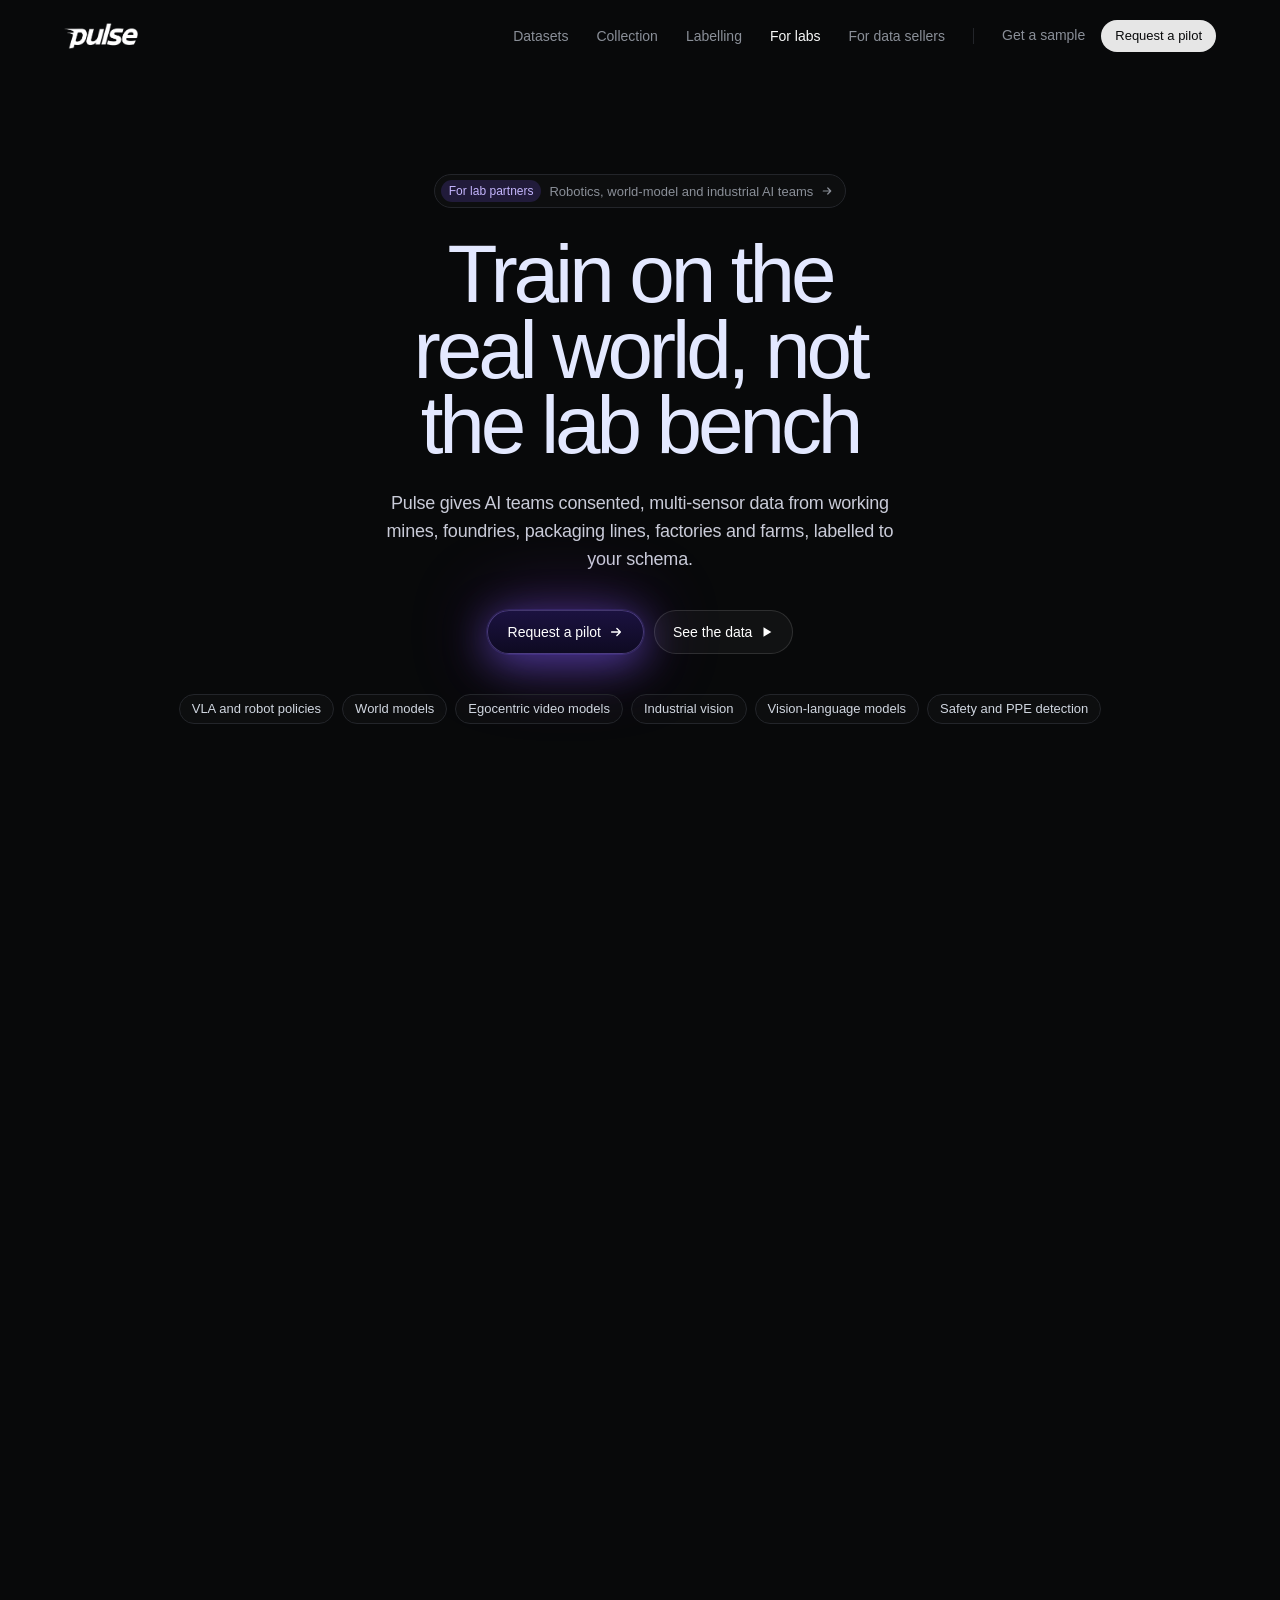
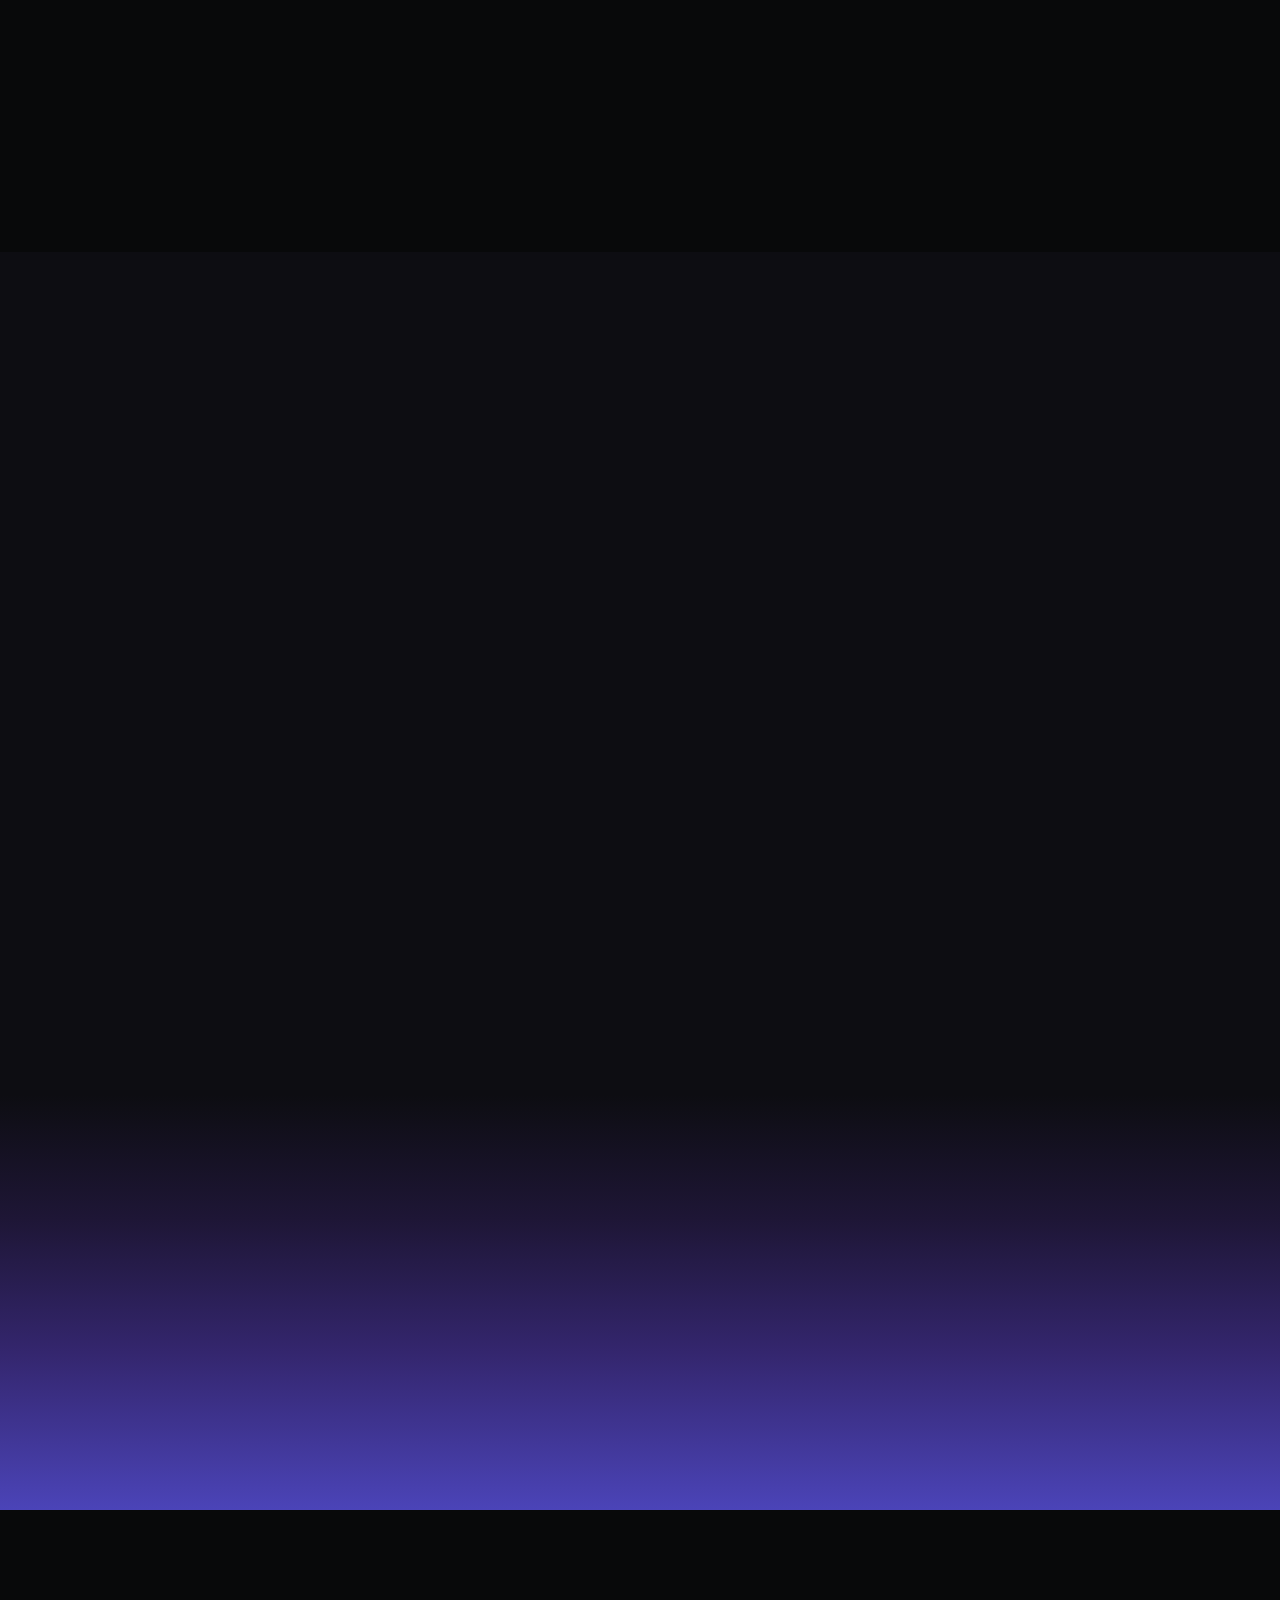
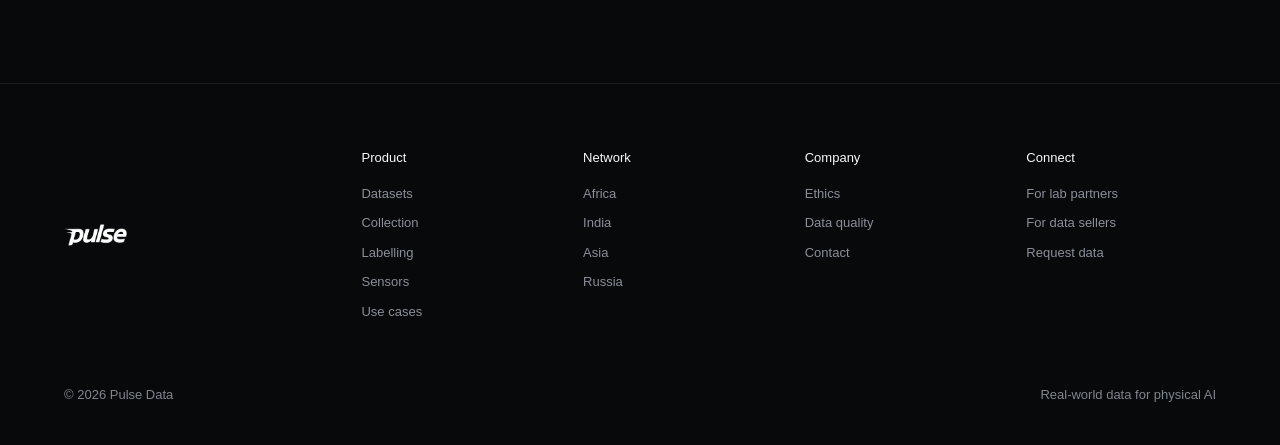
<file: labs.html>
<!doctype html>
<html lang="en">
<head>
<meta charset="utf-8">
<meta name="viewport" content="width=device-width, initial-scale=1">
<meta http-equiv="Content-Security-Policy" content="default-src 'self'; script-src 'self'; style-src 'self' https://fonts.googleapis.com; font-src https://fonts.gstatic.com; img-src 'self' data:; connect-src 'self'; form-action 'self'; base-uri 'self'; object-src 'none'">
<meta name="referrer" content="strict-origin-when-cross-origin">
<title>Pulse for Labs | Real-world training data</title>
<meta name="description" content="Consented, multi-sensor data from mines, foundries, packaging lines, factories and farms, labelled for robotics and industrial AI.">
<meta name="theme-color" content="#08090A">
<link rel="icon" href="assets/favicon-32.png" sizes="32x32" type="image/png">
<link rel="icon" href="favicon.svg" type="image/svg+xml">
<link rel="apple-touch-icon" href="assets/apple-touch-icon.png">
<link rel="preconnect" href="https://fonts.googleapis.com">
<link rel="preconnect" href="https://fonts.gstatic.com" crossorigin>
<link rel="stylesheet" href="https://fonts.googleapis.com/css2?family=Inter:wght@300..700&family=JetBrains+Mono:wght@400;500&display=swap">
<link rel="stylesheet" href="styles.css">
<script src="main.js" defer></script>
</head>
<body>
<a class="skip" href="#main">Skip to content</a>

<svg width="0" height="0" class="sr-only" aria-hidden="true">
  <defs><linearGradient id="lg" x1="0" y1="0" x2="1" y2="1"><stop offset="0" stop-color="#A78BFA"/><stop offset="1" stop-color="#5E6AD2"/></linearGradient></defs>
  <symbol id="logo" viewBox="0 0 24 24"><circle cx="12" cy="12" r="11" fill="url(#lg)"/><path d="M5 13h3l2-5 3 9 2-5h4" fill="none" stroke="#fff" stroke-width="2" stroke-linecap="round" stroke-linejoin="round"/></symbol>
  <symbol id="i-arrow" viewBox="0 0 16 16" fill="none" stroke="currentColor" stroke-width="1.6" stroke-linecap="round" stroke-linejoin="round"><path d="M3 8h10M9 4l4 4-4 4"/></symbol>
  <symbol id="i-play" viewBox="0 0 16 16" fill="currentColor"><path d="M4 2.5v11l9-5.5z"/></symbol>
  <symbol id="i-check" viewBox="0 0 16 16" fill="none" stroke="currentColor" stroke-width="1.8" stroke-linecap="round" stroke-linejoin="round"><path d="M3 8.5l3 3 7-7"/></symbol>
  <symbol id="i-done" viewBox="0 0 16 16"><circle cx="8" cy="8" r="7" fill="#5E6AD2"/><path d="M5 8.2l2 2 4-4" fill="none" stroke="#fff" stroke-width="1.6" stroke-linecap="round" stroke-linejoin="round"/></symbol>
  <symbol id="i-prog" viewBox="0 0 16 16"><circle cx="8" cy="8" r="6.2" fill="none" stroke="#F2C94C" stroke-width="1.6"/><path d="M8 4a4 4 0 0 1 0 8z" fill="#F2C94C"/></symbol>
  <symbol id="i-todo" viewBox="0 0 16 16"><circle cx="8" cy="8" r="6.2" fill="none" stroke="#8A8F98" stroke-width="1.6"/></symbol>
  <symbol id="i-sched" viewBox="0 0 16 16"><circle cx="8" cy="8" r="6.2" fill="none" stroke="#8A8F98" stroke-width="1.6" stroke-dasharray="2.2 2"/></symbol>
  <symbol id="i-rec" viewBox="0 0 16 16"><circle cx="8" cy="8" r="6.2" fill="none" stroke="#EB5757" stroke-width="1.6"/><circle cx="8" cy="8" r="3" fill="#EB5757"/></symbol>
  <symbol id="i-inbox" viewBox="0 0 16 16" fill="none" stroke="currentColor" stroke-width="1.4" stroke-linejoin="round"><path d="M2 9l2-6h8l2 6v4H2z M2 9h3.5l1 2h3l1-2H14"/></symbol>
  <symbol id="i-video" viewBox="0 0 16 16" fill="none" stroke="currentColor" stroke-width="1.4" stroke-linejoin="round"><rect x="1.5" y="4" width="9" height="8" rx="1.5"/><path d="M10.5 7l4-2v6l-4-2"/></symbol>
  <symbol id="i-pin" viewBox="0 0 16 16" fill="none" stroke="currentColor" stroke-width="1.4"><path d="M8 14s5-4.2 5-8A5 5 0 0 0 3 6c0 3.8 5 8 5 8z"/><circle cx="8" cy="6" r="1.8"/></symbol>
  <symbol id="i-tag" viewBox="0 0 16 16" fill="none" stroke="currentColor" stroke-width="1.4" stroke-linejoin="round"><path d="M2 2h6l6 6-6 6-6-6z"/><circle cx="5.5" cy="5.5" r="1"/></symbol>
  <symbol id="i-down" viewBox="0 0 16 16" fill="none" stroke="currentColor" stroke-width="1.4" stroke-linecap="round" stroke-linejoin="round"><path d="M8 2v8M4.5 6.5 8 10l3.5-3.5M2.5 13.5h11"/></symbol>
  <symbol id="i-helmet" viewBox="0 0 20 20" fill="none" stroke="currentColor" stroke-width="1.5" stroke-linecap="round" stroke-linejoin="round"><path d="M3 14h14M4.5 14v-2.5a5.5 5.5 0 0 1 11 0V14M8.5 6V4.5h3V6"/></symbol>
  <symbol id="i-wrist" viewBox="0 0 20 20" fill="none" stroke="currentColor" stroke-width="1.5" stroke-linejoin="round"><rect x="6" y="5" width="8" height="10" rx="2"/><path d="M7.5 5V2.5h5V5M7.5 15v2.5h5V15"/></symbol>
  <symbol id="i-cam" viewBox="0 0 20 20" fill="none" stroke="currentColor" stroke-width="1.5" stroke-linejoin="round"><rect x="2" y="5" width="12" height="10" rx="2"/><path d="M14 9l4-2v6l-4-2"/></symbol>
  <symbol id="i-thermo" viewBox="0 0 20 20" fill="none" stroke="currentColor" stroke-width="1.5"><path d="M11.5 12.2V4a1.5 1.5 0 0 0-3 0v8.2a3.2 3.2 0 1 0 3 0z"/></symbol>
  <symbol id="i-lidar" viewBox="0 0 20 20" fill="none" stroke="currentColor" stroke-width="1.5" stroke-linecap="round"><circle cx="10" cy="10" r="1.6"/><path d="M10 3a7 7 0 0 1 7 7M10 6a4 4 0 0 1 4 4M3 10a7 7 0 0 0 7 7"/></symbol>
  <symbol id="i-imu" viewBox="0 0 20 20" fill="none" stroke="currentColor" stroke-width="1.5" stroke-linecap="round" stroke-linejoin="round"><path d="M2 10h3l2-5 3 10 2-5h6"/></symbol>
  <symbol id="i-chip" viewBox="0 0 20 20" fill="none" stroke="currentColor" stroke-width="1.5"><rect x="5" y="5" width="10" height="10" rx="1.5"/><path d="M8 2v3M12 2v3M8 15v3M12 15v3M2 8h3M2 12h3M15 8h3M15 12h3"/></symbol>
  <symbol id="i-drone" viewBox="0 0 20 20" fill="none" stroke="currentColor" stroke-width="1.5"><circle cx="4.5" cy="4.5" r="2.3"/><circle cx="15.5" cy="4.5" r="2.3"/><circle cx="4.5" cy="15.5" r="2.3"/><circle cx="15.5" cy="15.5" r="2.3"/><rect x="7.5" y="7.5" width="5" height="5" rx="1"/></symbol>
  <symbol id="i-mic" viewBox="0 0 20 20" fill="none" stroke="currentColor" stroke-width="1.5" stroke-linecap="round"><rect x="7.5" y="2.5" width="5" height="9" rx="2.5"/><path d="M4.5 9.5a5.5 5.5 0 0 0 11 0M10 15v2.5"/></symbol>
  <symbol id="i-plus" viewBox="0 0 20 20" fill="none" stroke="currentColor" stroke-width="1.5" stroke-linecap="round"><path d="M10 4v12M4 10h12"/></symbol>
  <symbol id="i-mine" viewBox="0 0 20 20" fill="none" stroke="currentColor" stroke-width="1.6" stroke-linejoin="round"><path d="M2 17l6-9 3 4 2-3 5 8z"/><path d="M13 3l4 4M15 3l-2 2"/></symbol>
  <symbol id="i-flame" viewBox="0 0 20 20" fill="none" stroke="currentColor" stroke-width="1.6" stroke-linejoin="round"><path d="M10 2c1 3 5 5 5 9.5a5 5 0 0 1-10 0C5 9 7 8 7 5c1.5 1 2 2 2.5 3C10 6.5 10 4 10 2z"/></symbol>
  <symbol id="i-box" viewBox="0 0 20 20" fill="none" stroke="currentColor" stroke-width="1.6" stroke-linejoin="round"><path d="M3 6.5 10 3l7 3.5v7L10 17l-7-3.5z M3 6.5 10 10l7-3.5M10 10v7"/></symbol>
  <symbol id="i-factory" viewBox="0 0 20 20" fill="none" stroke="currentColor" stroke-width="1.6" stroke-linejoin="round"><path d="M2 17V9l5 3V9l5 3V4h4v13z"/></symbol>
  <symbol id="i-leaf" viewBox="0 0 20 20" fill="none" stroke="currentColor" stroke-width="1.6" stroke-linecap="round" stroke-linejoin="round"><path d="M4 16C4 8 9 4 17 4c0 8-4 12-12 12z M4 16l7-7"/></symbol>
  <symbol id="i-shield" viewBox="0 0 30 30"><path d="M15 3 5 7v7c0 6.5 4.3 10.8 10 13 5.7-2.2 10-6.5 10-13V7z" fill="url(#lg)"/><path d="m10.5 15 3 3 6-6.5" fill="none" stroke="#fff" stroke-width="2" stroke-linecap="round" stroke-linejoin="round"/></symbol>
  <symbol id="i-lock" viewBox="0 0 30 30"><rect x="6" y="13" width="18" height="14" rx="3" fill="url(#lg)"/><path d="M10 13V9.5a5 5 0 0 1 10 0V13" fill="none" stroke="#A78BFA" stroke-width="2.4"/></symbol>
  <symbol id="i-users" viewBox="0 0 16 16" fill="none" stroke="currentColor" stroke-width="1.4" stroke-linecap="round"><circle cx="6" cy="5.5" r="2.5"/><path d="M1.5 14a4.5 4.5 0 0 1 9 0M11 3.2a2.5 2.5 0 0 1 0 4.6M12.5 14a4.5 4.5 0 0 0-1.6-3.4"/></symbol>
  <symbol id="i-eye" viewBox="0 0 16 16" fill="none" stroke="currentColor" stroke-width="1.4"><path d="M1 8s2.5-5 7-5 7 5 7 5-2.5 5-7 5-7-5-7-5z"/><circle cx="8" cy="8" r="2"/></symbol>
  <symbol id="i-file" viewBox="0 0 16 16" fill="none" stroke="currentColor" stroke-width="1.4" stroke-linejoin="round"><path d="M9 1.5H4a1.5 1.5 0 0 0-1.5 1.5v10A1.5 1.5 0 0 0 4 14.5h8a1.5 1.5 0 0 0 1.5-1.5V6z M9 1.5V6h4.5"/></symbol>
  <symbol id="i-clock" viewBox="0 0 16 16" fill="none" stroke="currentColor" stroke-width="1.4" stroke-linecap="round"><circle cx="8" cy="8" r="6.5"/><path d="M8 4.5V8l2.5 1.5"/></symbol>
  <symbol id="i-globe" viewBox="0 0 16 16" fill="none" stroke="currentColor" stroke-width="1.4"><circle cx="8" cy="8" r="6.5"/><path d="M1.5 8h13M8 1.5c2 2 2.8 4.3 2.8 6.5S10 12.5 8 14.5C6 12.5 5.2 10.2 5.2 8S6 3.5 8 1.5z"/></symbol>
  <symbol id="i-x2" viewBox="0 0 16 16" fill="none" stroke="currentColor" stroke-width="1.8" stroke-linecap="round"><path d="M4 4l8 8M12 4l-8 8"/></symbol>
</svg>

<header class="nav" id="nav">
  <div class="wrap nav__in">
    <a class="brand" href="index.html"><img src="assets/pulse-logo.png" alt="Pulse, back to top" width="747" height="261"></a>
    <div class="nav__right">
      <nav aria-label="Primary">
        <ul class="nav__links">
          <li><a href="index.html#datasets">Datasets</a></li>
          <li><a href="index.html#collection">Collection</a></li>
          <li><a href="index.html#labelling">Labelling</a></li>
          <li><a href="labs.html" aria-current="page">For labs</a></li>
          <li><a href="sellers.html">For data sellers</a></li>
        </ul>
      </nav>
      <span class="nav__sep" aria-hidden="true"></span>
      <a class="nav__login" href="#request">Get a sample</a>
      <a class="btn btn-white" href="#request">Request a pilot</a>
    </div>
  </div>
</header>

<main id="main">

<section class="hero sub-hero" aria-labelledby="hero-title">
  <div class="wrap hero__in">
    <a class="hero__new rv" href="#data"><b>For lab partners</b>Robotics, world-model and industrial AI teams <svg width="12" height="12" aria-hidden="true"><use href="#i-arrow"/></svg></a>
    <h1 id="hero-title" class="h-xl rv">Train on the real world, not the lab bench</h1>
    <p class="p-lg rv">Pulse gives AI teams consented, multi-sensor data from working mines, foundries, packaging lines, factories and farms, labelled to your schema.</p>
    <div class="hero__cta rv">
      <a class="btn btn-glow" href="#request">Request a pilot <svg aria-hidden="true"><use href="#i-arrow"/></svg></a>
      <a class="btn btn-ghost" href="#data">See the data <svg aria-hidden="true"><use href="#i-play"/></svg></a>
    </div>
    <div class="models rv" aria-label="Models this data is built for">
      <span>VLA and robot policies</span><span>World models</span><span>Egocentric video models</span><span>Industrial vision</span><span>Vision-language models</span><span>Safety and PPE detection</span>
    </div>
  </div>
</section>

<section class="sec" id="data" aria-labelledby="data-title">
  <div class="wrap">
    <div class="split-head rv">
      <h2 id="data-title" class="h-lg">What we capture</h2>
      <div><p class="p-lg">First-person footage of skilled work, recorded during normal shifts, with the sensors your model needs on the same clock.</p></div>
    </div>
    <div class="sets__grid">
      <figure class="set rv"><div class="set__img"><img src="assets/mine-drill.webp" alt="Helmet-camera view of a miner drilling into a wet underground rock face" width="1672" height="941" loading="lazy"><span class="rec tnum">REC 08:42:17</span></div><figcaption class="set__body"><small>Mine</small><b>Underground drilling</b><p>Hand-held rock drilling at the rock face, with both hands on the tool.</p><div class="tags"><span class="tag">Helmet cam</span><span class="tag">Hands</span><span class="tag">Tool contact</span></div></figcaption></figure>
      <figure class="set rv"><div class="set__img"><img src="assets/foundry-casting.webp" alt="Helmet-camera view of gloved hands brushing sand off a freshly cast valve body on a foundry floor" width="1672" height="941" loading="lazy"><span class="rec tnum">REC 10:26:38</span></div><figcaption class="set__body"><small>Foundry</small><b>Casting finishing</b><p>Brushing moulding sand from a cast valve body before machining.</p><div class="tags"><span class="tag">Helmet cam</span><span class="tag">Hands</span><span class="tag">Surface</span></div></figcaption></figure>
      <figure class="set rv"><div class="set__img"><img src="assets/packaging-sealing.webp" alt="Helmet-camera view of a worker sealing a cardboard carton with a tape gun next to a roller conveyor" width="1672" height="941" loading="lazy"><span class="rec tnum">REC 11:07:26</span></div><figcaption class="set__body"><small>Packaging</small><b>Carton sealing</b><p>Sealing cartons with a tape gun beside a roller conveyor.</p><div class="tags"><span class="tag">Helmet cam</span><span class="tag">Hands</span><span class="tag">Steps</span></div></figcaption></figure>
      <figure class="set rv"><div class="set__img"><img src="assets/manufacturing-inspection.webp" alt="Helmet-camera view of gloved hands inspecting toothbrushes on a steel tray beside an automated production line" width="1672" height="941" loading="lazy"><span class="rec tnum">REC 12:18:43</span></div><figcaption class="set__body"><small>Manufacturing</small><b>Product inspection</b><p>Gloved visual inspection of toothbrushes coming off an automated line.</p><div class="tags"><span class="tag">Helmet cam</span><span class="tag">Hands</span><span class="tag">Quality check</span></div></figcaption></figure>
    </div>
    <div class="tbl-wrap rv mt">
      <table class="tbl">
        <caption class="sr-only">Data streams available</caption>
        <thead><tr><th scope="col">Stream</th><th scope="col">What you get</th><th scope="col">Typical formats</th></tr></thead>
        <tbody>
          <tr><td>Egocentric video</td><td>Helmet and chest cameras with a wide field of view, hands and tools in frame</td><td>MP4 (H.264 or H.265), frames on request</td></tr>
          <tr><td>Wrist and hand</td><td>Wrist cameras and IMUs for fine manipulation and tool contact</td><td>MP4, CSV, Parquet</td></tr>
          <tr><td>Fixed views</td><td>Overview cameras covering the whole workstation or line</td><td>MP4</td></tr>
          <tr><td>Thermal and depth</td><td>Thermal cameras on hot processes, depth cameras and LiDAR scans</td><td>Radiometric frames, PLY, LAS</td></tr>
          <tr><td>Machine signals</td><td>PLC tags, vibration, acoustics and power, synced to the video</td><td>Parquet, CSV</td></tr>
          <tr><td>Labels</td><td>Boxes, tracks, hand keypoints, masks, actions and captions</td><td>COCO, YOLO, JSONL, RLDS, LeRobot</td></tr>
        </tbody>
      </table>
    </div>
  </div>
</section>

<section class="sec lemni" aria-labelledby="value-title">
  <div class="wrap">
    <div class="split-head rv">
      <h2 id="value-title" class="h-lg">Why it matters to your model</h2>
      <div><p class="p-lg">Lab footage teaches a model the easy version of a task. Production floors show it everything else.</p></div>
    </div>
    <div class="grid4">
      <div class="box rv"><i><svg aria-hidden="true"><use href="#i-eye"/></svg></i><h3>The long tail, recorded</h3><p>Dust, glare, wet rock, worn tools and bad lighting that a lab never shows a model.</p></div>
      <div class="box rv"><i><svg aria-hidden="true"><use href="#i-users"/></svg></i><h3>Skilled hands on real tools</h3><p>Operators who do the task every day, so motions are efficient, varied and correct.</p></div>
      <div class="box rv"><i><svg aria-hidden="true"><use href="#i-clock"/></svg></i><h3>Process context</h3><p>Video and machine signals on one clock, so models see cause and effect, not just pixels.</p></div>
      <div class="box rv"><i><svg aria-hidden="true"><use href="#i-file"/></svg></i><h3>Provenance you can defend</h3><p>Owner sign-off, individual consent and a file-level record for every session.</p></div>
    </div>
  </div>
</section>

<section class="sec" id="coverage" aria-labelledby="cov-title">
  <div class="wrap">
    <div class="split-head rv">
      <h2 id="cov-title" class="h-lg">Where we collect</h2>
      <div><p class="p-lg">Our partners are family offices that own operating companies serving major clients. Access is agreed with the owners.</p></div>
    </div>
    <div class="tbl-wrap rv">
      <table class="tbl">
        <caption class="sr-only">Industries, example tasks and sensors</caption>
        <thead><tr><th scope="col">Industry</th><th scope="col">Region</th><th scope="col">Example tasks</th><th scope="col">Sensors available</th></tr></thead>
        <tbody>
          <tr><td>Mining</td><td>Africa</td><td>Drilling, scaling, haulage, maintenance</td><td>Helmet cam, IMU, thermal, LiDAR</td></tr>
          <tr><td>Foundries</td><td>Africa</td><td>Pouring, fettling, sand removal, finishing</td><td>Helmet cam, thermal, fixed cams</td></tr>
          <tr><td>Packaging</td><td>India</td><td>Carton erecting, sealing, palletising, line checks</td><td>Helmet cam, line cams, PLC data</td></tr>
          <tr><td>Manufacturing</td><td>Asia</td><td>Assembly, machine tending, visual inspection</td><td>Helmet and wrist cams, fixed cams</td></tr>
          <tr><td>Agriculture</td><td>Russia</td><td>Field operations, harvest, livestock handling</td><td>Vehicle cams, drones, multispectral</td></tr>
        </tbody>
      </table>
    </div>
    <p class="note rv">Need a task we don't list? We script it from your spec and source the objects and sites to match.</p>
  </div>
</section>

<section class="sec lemni" id="how" aria-labelledby="how-title">
  <div class="wrap">
    <div class="split-head rv">
      <h2 id="how-title" class="h-lg">How a partnership works</h2>
      <div><p class="p-lg">Start small, check the data in your own pipeline, then scale.</p></div>
    </div>
    <ol class="steps rv">
      <li><b>Scope</b><p>A 30-minute call to agree tasks, sensors, label schema and acceptance criteria.</p></li>
      <li><b>Pilot</b><p>A small paid pilot on one site, so you can test the data before committing.</p></li>
      <li><b>Scale</b><p>We add sites and shifts in parallel and deliver on a rolling basis.</p></li>
      <li><b>Expand</b><p>Add tasks, regions or sensors as your model improves. Exclusive collection on request.</p></li>
    </ol>
    <div class="grid3 mt">
      <div class="box rv"><i><svg aria-hidden="true"><use href="#i-file"/></svg></i><h3>Formats your stack reads</h3><p>COCO, YOLO, RLDS, LeRobot, JSONL and Parquet, or your own schema.</p></div>
      <div class="box rv"><i><svg aria-hidden="true"><use href="#i-down"/></svg></i><h3>Delivered where you work</h3><p>Straight to S3, GCS or Azure Blob, or on encrypted drives.</p></div>
      <div class="box rv"><i><svg aria-hidden="true"><use href="#i-lock"/></svg></i><h3>Licensing that fits</h3><p>Non-exclusive by default. Exclusive and custom-collected datasets on request.</p></div>
    </div>
  </div>
</section>

<section class="band" aria-labelledby="band-title">
  <div class="wrap band__in">
    <h2 id="band-title" class="h-md rv">Most robot data comes from labs. Yours can come from the floor.</h2>
    <p class="rv">Real shifts, real tools, real conditions, collected with consent and checked before it reaches you. <b>Tell us what your model needs to learn.</b></p>
  </div>
</section>

<section class="sec" id="faq" aria-labelledby="faq-title">
  <div class="wrap">
    <div class="split-head rv"><h2 id="faq-title" class="h-lg">Questions labs ask</h2><div></div></div>
    <div class="faq rv">
      <details><summary>Can we see data before committing?<svg aria-hidden="true"><use href="#i-plus"/></svg></summary><p>Yes. We send sample footage and labels, and most partners then run a small paid pilot on one site.</p></details>
      <details><summary>Can you collect to our exact spec, or on our hardware?<svg aria-hidden="true"><use href="#i-plus"/></svg></summary><p>Yes. We script tasks from your spec, and our field teams can install and run your own rig on site.</p></details>
      <details><summary>Which regions and industries can you cover?<svg aria-hidden="true"><use href="#i-plus"/></svg></summary><p>Mines and foundries in Africa, packaging in India, manufacturing across Asia and farms in Russia today. Ask about anything else and we'll check the network.</p></details>
      <details><summary>How is consent handled?<svg aria-hidden="true"><use href="#i-plus"/></svg></summary><p>The site owner signs off, every person on camera gives individual consent in their own language, and the consent record travels with the data.</p></details>
      <details><summary>Who owns the data?<svg aria-hidden="true"><use href="#i-plus"/></svg></summary><p>You get a licence to train, fine-tune and deploy. Exclusive rights are available, and your data is never resold or reused for other clients.</p></details>
      <details><summary>How fast can we start?<svg aria-hidden="true"><use href="#i-plus"/></svg></summary><p>We give you a timeline after the scoping call, based on the sites, sensors and volume you need.</p></details>
    </div>
  </div>
</section>

<section class="final" id="request" aria-labelledby="final-title">
  <div class="wrap">
    <h2 id="final-title" class="h-lg rv">Start with a pilot.</h2>
    <div class="formcard rv">
      <h3>Request a pilot</h3>
      <p>Tell us what your model needs to see. We'll reply with a sample and the sites that can produce it.</p>
      <form class="form" id="requestForm" novalidate>
        <label>Name<input name="name" autocomplete="name" required maxlength="120"></label>
        <label>Work email<input name="email" type="email" autocomplete="email" required maxlength="200"></label>
        <label>Company<input name="company" autocomplete="organization" required maxlength="160"></label>
        <label>Team
          <select name="team" required>
            <option value="">Choose one</option>
            <option>Robotics or world-model lab</option>
            <option>Industrial AI or vision team</option>
            <option>Data platform</option>
            <option>Other</option>
          </select>
        </label>
        <label class="full">What should your model learn?<textarea name="need" maxlength="2000" placeholder="Tasks, environments, sensors and how much data you need"></textarea></label>
        <div class="hp" aria-hidden="true"><label>Leave this empty<input name="website" tabindex="-1" autocomplete="off"></label></div>
        <div class="full form__foot">
          <p class="form__msg" id="formMsg" role="status" aria-live="polite"></p>
          <button class="btn btn-white" type="submit">Request a pilot <svg aria-hidden="true"><use href="#i-arrow"/></svg></button>
        </div>
      </form>
    </div>
  </div>
</section>

</main>

<footer class="foot">
  <div class="wrap">
    <div class="foot__grid">
      <a class="brand brand--foot" href="index.html"><img src="assets/pulse-logo.png" alt="Pulse, back to top" width="747" height="261"></a>
      <div><h5>Product</h5><ul><li><a href="index.html#datasets">Datasets</a></li><li><a href="index.html#collection">Collection</a></li><li><a href="index.html#labelling">Labelling</a></li><li><a href="index.html#network">Sensors</a></li><li><a href="index.html#use-cases">Use cases</a></li></ul></div>
      <div><h5>Network</h5><ul><li><a href="index.html#ethics">Africa</a></li><li><a href="index.html#ethics">India</a></li><li><a href="index.html#ethics">Asia</a></li><li><a href="index.html#ethics">Russia</a></li></ul></div>
      <div><h5>Company</h5><ul><li><a href="index.html#ethics">Ethics</a></li><li><a href="index.html#ethics">Data quality</a></li><li><a href="index.html#request">Contact</a></li></ul></div>
      <div><h5>Connect</h5><ul><li><a href="labs.html">For lab partners</a></li><li><a href="sellers.html">For data sellers</a></li><li><a href="index.html#request">Request data</a></li></ul></div>
    </div>
    <div class="foot__bottom"><span>© <span id="year">2026</span> Pulse Data</span><span>Real-world data for physical AI</span></div>
  </div>
</footer>
</body>
</html>
</file>
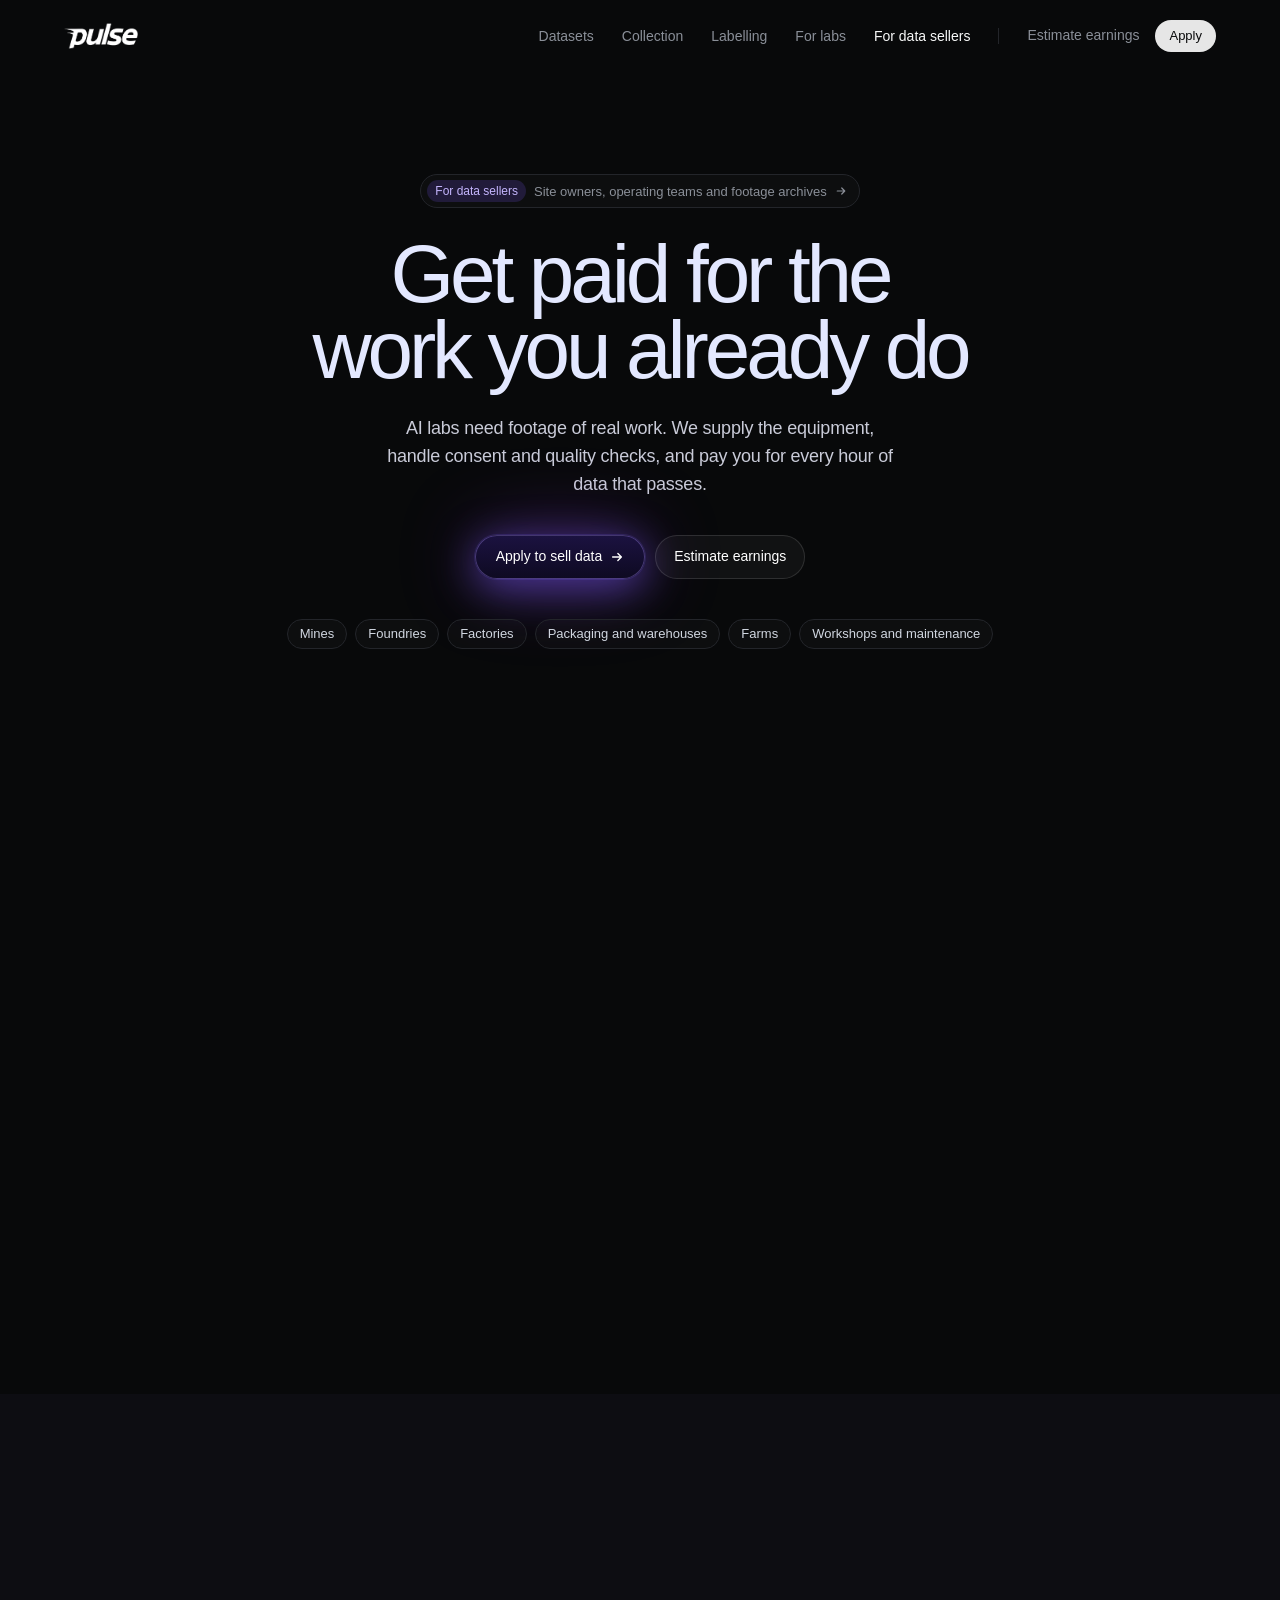
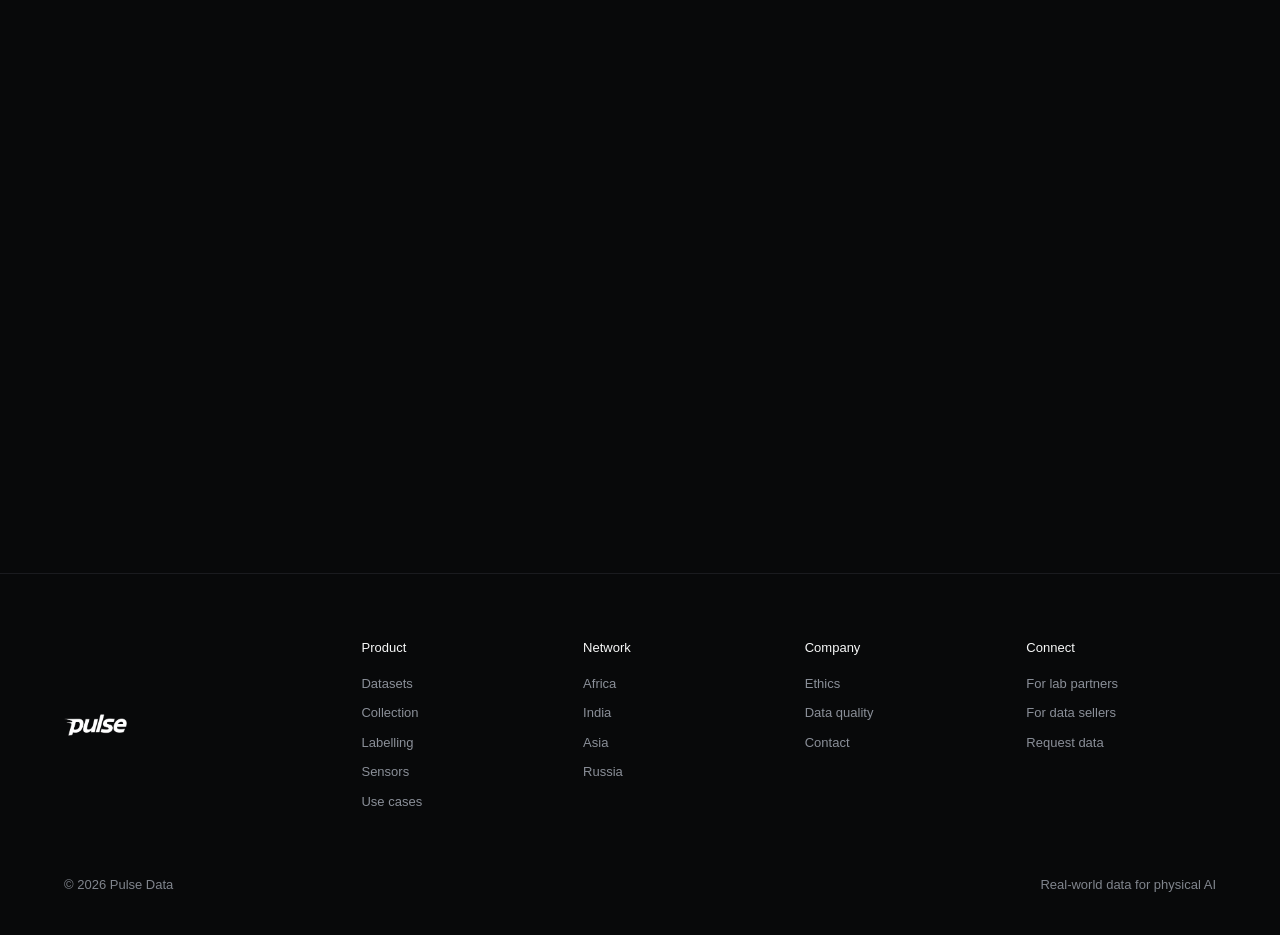
<file: sellers.html>
<!doctype html>
<html lang="en">
<head>
<meta charset="utf-8">
<meta name="viewport" content="width=device-width, initial-scale=1">
<meta http-equiv="Content-Security-Policy" content="default-src 'self'; script-src 'self'; style-src 'self' https://fonts.googleapis.com; font-src https://fonts.gstatic.com; img-src 'self' data:; connect-src 'self'; form-action 'self'; base-uri 'self'; object-src 'none'">
<meta name="referrer" content="strict-origin-when-cross-origin">
<title>Pulse for Data Sellers | Get paid for real-world data</title>
<meta name="description" content="Site owners, operating teams and footage archives earn per accepted hour of real-world data, with equipment and consent handled by Pulse.">
<meta name="theme-color" content="#08090A">
<link rel="icon" href="assets/favicon-32.png" sizes="32x32" type="image/png">
<link rel="icon" href="favicon.svg" type="image/svg+xml">
<link rel="apple-touch-icon" href="assets/apple-touch-icon.png">
<link rel="preconnect" href="https://fonts.googleapis.com">
<link rel="preconnect" href="https://fonts.gstatic.com" crossorigin>
<link rel="stylesheet" href="https://fonts.googleapis.com/css2?family=Inter:wght@300..700&family=JetBrains+Mono:wght@400;500&display=swap">
<link rel="stylesheet" href="styles.css">
<script src="main.js" defer></script>
</head>
<body>
<a class="skip" href="#main">Skip to content</a>

<svg width="0" height="0" class="sr-only" aria-hidden="true">
  <defs><linearGradient id="lg" x1="0" y1="0" x2="1" y2="1"><stop offset="0" stop-color="#A78BFA"/><stop offset="1" stop-color="#5E6AD2"/></linearGradient></defs>
  <symbol id="logo" viewBox="0 0 24 24"><circle cx="12" cy="12" r="11" fill="url(#lg)"/><path d="M5 13h3l2-5 3 9 2-5h4" fill="none" stroke="#fff" stroke-width="2" stroke-linecap="round" stroke-linejoin="round"/></symbol>
  <symbol id="i-arrow" viewBox="0 0 16 16" fill="none" stroke="currentColor" stroke-width="1.6" stroke-linecap="round" stroke-linejoin="round"><path d="M3 8h10M9 4l4 4-4 4"/></symbol>
  <symbol id="i-play" viewBox="0 0 16 16" fill="currentColor"><path d="M4 2.5v11l9-5.5z"/></symbol>
  <symbol id="i-check" viewBox="0 0 16 16" fill="none" stroke="currentColor" stroke-width="1.8" stroke-linecap="round" stroke-linejoin="round"><path d="M3 8.5l3 3 7-7"/></symbol>
  <symbol id="i-done" viewBox="0 0 16 16"><circle cx="8" cy="8" r="7" fill="#5E6AD2"/><path d="M5 8.2l2 2 4-4" fill="none" stroke="#fff" stroke-width="1.6" stroke-linecap="round" stroke-linejoin="round"/></symbol>
  <symbol id="i-prog" viewBox="0 0 16 16"><circle cx="8" cy="8" r="6.2" fill="none" stroke="#F2C94C" stroke-width="1.6"/><path d="M8 4a4 4 0 0 1 0 8z" fill="#F2C94C"/></symbol>
  <symbol id="i-todo" viewBox="0 0 16 16"><circle cx="8" cy="8" r="6.2" fill="none" stroke="#8A8F98" stroke-width="1.6"/></symbol>
  <symbol id="i-sched" viewBox="0 0 16 16"><circle cx="8" cy="8" r="6.2" fill="none" stroke="#8A8F98" stroke-width="1.6" stroke-dasharray="2.2 2"/></symbol>
  <symbol id="i-rec" viewBox="0 0 16 16"><circle cx="8" cy="8" r="6.2" fill="none" stroke="#EB5757" stroke-width="1.6"/><circle cx="8" cy="8" r="3" fill="#EB5757"/></symbol>
  <symbol id="i-inbox" viewBox="0 0 16 16" fill="none" stroke="currentColor" stroke-width="1.4" stroke-linejoin="round"><path d="M2 9l2-6h8l2 6v4H2z M2 9h3.5l1 2h3l1-2H14"/></symbol>
  <symbol id="i-video" viewBox="0 0 16 16" fill="none" stroke="currentColor" stroke-width="1.4" stroke-linejoin="round"><rect x="1.5" y="4" width="9" height="8" rx="1.5"/><path d="M10.5 7l4-2v6l-4-2"/></symbol>
  <symbol id="i-pin" viewBox="0 0 16 16" fill="none" stroke="currentColor" stroke-width="1.4"><path d="M8 14s5-4.2 5-8A5 5 0 0 0 3 6c0 3.8 5 8 5 8z"/><circle cx="8" cy="6" r="1.8"/></symbol>
  <symbol id="i-tag" viewBox="0 0 16 16" fill="none" stroke="currentColor" stroke-width="1.4" stroke-linejoin="round"><path d="M2 2h6l6 6-6 6-6-6z"/><circle cx="5.5" cy="5.5" r="1"/></symbol>
  <symbol id="i-down" viewBox="0 0 16 16" fill="none" stroke="currentColor" stroke-width="1.4" stroke-linecap="round" stroke-linejoin="round"><path d="M8 2v8M4.5 6.5 8 10l3.5-3.5M2.5 13.5h11"/></symbol>
  <symbol id="i-helmet" viewBox="0 0 20 20" fill="none" stroke="currentColor" stroke-width="1.5" stroke-linecap="round" stroke-linejoin="round"><path d="M3 14h14M4.5 14v-2.5a5.5 5.5 0 0 1 11 0V14M8.5 6V4.5h3V6"/></symbol>
  <symbol id="i-wrist" viewBox="0 0 20 20" fill="none" stroke="currentColor" stroke-width="1.5" stroke-linejoin="round"><rect x="6" y="5" width="8" height="10" rx="2"/><path d="M7.5 5V2.5h5V5M7.5 15v2.5h5V15"/></symbol>
  <symbol id="i-cam" viewBox="0 0 20 20" fill="none" stroke="currentColor" stroke-width="1.5" stroke-linejoin="round"><rect x="2" y="5" width="12" height="10" rx="2"/><path d="M14 9l4-2v6l-4-2"/></symbol>
  <symbol id="i-thermo" viewBox="0 0 20 20" fill="none" stroke="currentColor" stroke-width="1.5"><path d="M11.5 12.2V4a1.5 1.5 0 0 0-3 0v8.2a3.2 3.2 0 1 0 3 0z"/></symbol>
  <symbol id="i-lidar" viewBox="0 0 20 20" fill="none" stroke="currentColor" stroke-width="1.5" stroke-linecap="round"><circle cx="10" cy="10" r="1.6"/><path d="M10 3a7 7 0 0 1 7 7M10 6a4 4 0 0 1 4 4M3 10a7 7 0 0 0 7 7"/></symbol>
  <symbol id="i-imu" viewBox="0 0 20 20" fill="none" stroke="currentColor" stroke-width="1.5" stroke-linecap="round" stroke-linejoin="round"><path d="M2 10h3l2-5 3 10 2-5h6"/></symbol>
  <symbol id="i-chip" viewBox="0 0 20 20" fill="none" stroke="currentColor" stroke-width="1.5"><rect x="5" y="5" width="10" height="10" rx="1.5"/><path d="M8 2v3M12 2v3M8 15v3M12 15v3M2 8h3M2 12h3M15 8h3M15 12h3"/></symbol>
  <symbol id="i-drone" viewBox="0 0 20 20" fill="none" stroke="currentColor" stroke-width="1.5"><circle cx="4.5" cy="4.5" r="2.3"/><circle cx="15.5" cy="4.5" r="2.3"/><circle cx="4.5" cy="15.5" r="2.3"/><circle cx="15.5" cy="15.5" r="2.3"/><rect x="7.5" y="7.5" width="5" height="5" rx="1"/></symbol>
  <symbol id="i-mic" viewBox="0 0 20 20" fill="none" stroke="currentColor" stroke-width="1.5" stroke-linecap="round"><rect x="7.5" y="2.5" width="5" height="9" rx="2.5"/><path d="M4.5 9.5a5.5 5.5 0 0 0 11 0M10 15v2.5"/></symbol>
  <symbol id="i-plus" viewBox="0 0 20 20" fill="none" stroke="currentColor" stroke-width="1.5" stroke-linecap="round"><path d="M10 4v12M4 10h12"/></symbol>
  <symbol id="i-mine" viewBox="0 0 20 20" fill="none" stroke="currentColor" stroke-width="1.6" stroke-linejoin="round"><path d="M2 17l6-9 3 4 2-3 5 8z"/><path d="M13 3l4 4M15 3l-2 2"/></symbol>
  <symbol id="i-flame" viewBox="0 0 20 20" fill="none" stroke="currentColor" stroke-width="1.6" stroke-linejoin="round"><path d="M10 2c1 3 5 5 5 9.5a5 5 0 0 1-10 0C5 9 7 8 7 5c1.5 1 2 2 2.5 3C10 6.5 10 4 10 2z"/></symbol>
  <symbol id="i-box" viewBox="0 0 20 20" fill="none" stroke="currentColor" stroke-width="1.6" stroke-linejoin="round"><path d="M3 6.5 10 3l7 3.5v7L10 17l-7-3.5z M3 6.5 10 10l7-3.5M10 10v7"/></symbol>
  <symbol id="i-factory" viewBox="0 0 20 20" fill="none" stroke="currentColor" stroke-width="1.6" stroke-linejoin="round"><path d="M2 17V9l5 3V9l5 3V4h4v13z"/></symbol>
  <symbol id="i-leaf" viewBox="0 0 20 20" fill="none" stroke="currentColor" stroke-width="1.6" stroke-linecap="round" stroke-linejoin="round"><path d="M4 16C4 8 9 4 17 4c0 8-4 12-12 12z M4 16l7-7"/></symbol>
  <symbol id="i-shield" viewBox="0 0 30 30"><path d="M15 3 5 7v7c0 6.5 4.3 10.8 10 13 5.7-2.2 10-6.5 10-13V7z" fill="url(#lg)"/><path d="m10.5 15 3 3 6-6.5" fill="none" stroke="#fff" stroke-width="2" stroke-linecap="round" stroke-linejoin="round"/></symbol>
  <symbol id="i-lock" viewBox="0 0 30 30"><rect x="6" y="13" width="18" height="14" rx="3" fill="url(#lg)"/><path d="M10 13V9.5a5 5 0 0 1 10 0V13" fill="none" stroke="#A78BFA" stroke-width="2.4"/></symbol>
  <symbol id="i-users" viewBox="0 0 16 16" fill="none" stroke="currentColor" stroke-width="1.4" stroke-linecap="round"><circle cx="6" cy="5.5" r="2.5"/><path d="M1.5 14a4.5 4.5 0 0 1 9 0M11 3.2a2.5 2.5 0 0 1 0 4.6M12.5 14a4.5 4.5 0 0 0-1.6-3.4"/></symbol>
  <symbol id="i-eye" viewBox="0 0 16 16" fill="none" stroke="currentColor" stroke-width="1.4"><path d="M1 8s2.5-5 7-5 7 5 7 5-2.5 5-7 5-7-5-7-5z"/><circle cx="8" cy="8" r="2"/></symbol>
  <symbol id="i-file" viewBox="0 0 16 16" fill="none" stroke="currentColor" stroke-width="1.4" stroke-linejoin="round"><path d="M9 1.5H4a1.5 1.5 0 0 0-1.5 1.5v10A1.5 1.5 0 0 0 4 14.5h8a1.5 1.5 0 0 0 1.5-1.5V6z M9 1.5V6h4.5"/></symbol>
  <symbol id="i-clock" viewBox="0 0 16 16" fill="none" stroke="currentColor" stroke-width="1.4" stroke-linecap="round"><circle cx="8" cy="8" r="6.5"/><path d="M8 4.5V8l2.5 1.5"/></symbol>
  <symbol id="i-globe" viewBox="0 0 16 16" fill="none" stroke="currentColor" stroke-width="1.4"><circle cx="8" cy="8" r="6.5"/><path d="M1.5 8h13M8 1.5c2 2 2.8 4.3 2.8 6.5S10 12.5 8 14.5C6 12.5 5.2 10.2 5.2 8S6 3.5 8 1.5z"/></symbol>
  <symbol id="i-x2" viewBox="0 0 16 16" fill="none" stroke="currentColor" stroke-width="1.8" stroke-linecap="round"><path d="M4 4l8 8M12 4l-8 8"/></symbol>
</svg>

<header class="nav" id="nav">
  <div class="wrap nav__in">
    <a class="brand" href="index.html"><img src="assets/pulse-logo.png" alt="Pulse, back to top" width="747" height="261"></a>
    <div class="nav__right">
      <nav aria-label="Primary">
        <ul class="nav__links">
          <li><a href="index.html#datasets">Datasets</a></li>
          <li><a href="index.html#collection">Collection</a></li>
          <li><a href="index.html#labelling">Labelling</a></li>
          <li><a href="labs.html">For labs</a></li>
          <li><a href="sellers.html" aria-current="page">For data sellers</a></li>
        </ul>
      </nav>
      <span class="nav__sep" aria-hidden="true"></span>
      <a class="nav__login" href="#earn">Estimate earnings</a>
      <a class="btn btn-white" href="#apply">Apply</a>
    </div>
  </div>
</header>

<main id="main">

<section class="hero sub-hero" aria-labelledby="hero-title">
  <div class="wrap hero__in">
    <a class="hero__new rv" href="#earn"><b>For data sellers</b>Site owners, operating teams and footage archives <svg width="12" height="12" aria-hidden="true"><use href="#i-arrow"/></svg></a>
    <h1 id="hero-title" class="h-xl rv">Get paid for the work you already do</h1>
    <p class="p-lg rv">AI labs need footage of real work. We supply the equipment, handle consent and quality checks, and pay you for every hour of data that passes.</p>
    <div class="hero__cta rv">
      <a class="btn btn-glow" href="#apply">Apply to sell data <svg aria-hidden="true"><use href="#i-arrow"/></svg></a>
      <a class="btn btn-ghost" href="#earn">Estimate earnings</a>
    </div>
    <div class="models rv" aria-label="Sites we work with">
      <span>Mines</span><span>Foundries</span><span>Factories</span><span>Packaging and warehouses</span><span>Farms</span><span>Workshops and maintenance</span>
    </div>
  </div>
</section>

<section class="sec" id="who" aria-labelledby="who-title">
  <div class="wrap">
    <div class="split-head rv">
      <h2 id="who-title" class="h-lg">Who can sell</h2>
      <div><p class="p-lg">If people do skilled, hands-on work at your site, that work is valuable training data.</p></div>
    </div>
    <div class="grid3">
      <div class="box rv"><i><svg aria-hidden="true"><use href="#i-factory"/></svg></i><h3>Site owners</h3><p>Businesses running industrial, agricultural or logistics sites. Earn a rate for every accepted hour recorded on your site.</p></div>
      <div class="box rv"><i><svg aria-hidden="true"><use href="#i-helmet"/></svg></i><h3>Operating teams</h3><p>Workers who wear a camera during normal shifts. They're paid directly for their time, on top of their normal wage.</p></div>
      <div class="box rv"><i><svg aria-hidden="true"><use href="#i-video"/></svg></i><h3>Footage archives</h3><p>Existing footage from line cameras or past projects, if you own it and everyone in it agreed to recording.</p></div>
    </div>
  </div>
</section>

<section class="sec lemni" id="valid" aria-labelledby="valid-title">
  <div class="wrap">
    <div class="split-head rv">
      <h2 id="valid-title" class="h-lg">What data is valid</h2>
      <div><p class="p-lg">Labs pay for real, consented, usable footage. Anything else is rejected at our quality check and isn't paid.</p></div>
    </div>
    <div class="grid2">
      <div class="box rv">
        <h3>Accepted <span class="chip ok">Paid</span></h3>
        <ul>
          <li><svg aria-hidden="true"><use href="#i-check"/></svg>Real work in industrial, agricultural or logistics settings</li>
          <li><svg aria-hidden="true"><use href="#i-check"/></svg>Hands-on tasks with tools, machines or materials</li>
          <li><svg aria-hidden="true"><use href="#i-check"/></svg>Helmet, chest, wrist or fixed cameras</li>
          <li><svg aria-hidden="true"><use href="#i-check"/></svg>Continuous sessions of 20 minutes or more</li>
          <li><svg aria-hidden="true"><use href="#i-check"/></svg>Everyone on camera has signed consent</li>
          <li><svg aria-hidden="true"><use href="#i-check"/></svg>Footage you own or have the right to sell</li>
        </ul>
      </div>
      <div class="box no rv">
        <h3>Not accepted <span class="chip no">Rejected</span></h3>
        <ul>
          <li><svg aria-hidden="true"><use href="#i-x2"/></svg>Staged or acted footage</li>
          <li><svg aria-hidden="true"><use href="#i-x2"/></svg>Hidden cameras or recording without consent</li>
          <li><svg aria-hidden="true"><use href="#i-x2"/></svg>Anyone under 18 on camera</li>
          <li><svg aria-hidden="true"><use href="#i-x2"/></svg>Confidential documents, screens or customer designs in view</li>
          <li><svg aria-hidden="true"><use href="#i-x2"/></svg>Footage taken from the internet or owned by someone else</li>
          <li><svg aria-hidden="true"><use href="#i-x2"/></svg>Heavily edited, filtered or watermarked video</li>
        </ul>
      </div>
    </div>
    <div class="tbl-wrap rv mt">
      <table class="tbl">
        <caption class="sr-only">Technical requirements for footage</caption>
        <thead><tr><th scope="col">Requirement</th><th scope="col">Minimum</th><th scope="col">Preferred</th></tr></thead>
        <tbody>
          <tr><td>Resolution</td><td class="num">1080p</td><td class="num">4K</td></tr>
          <tr><td>Frame rate</td><td class="num">30 fps</td><td class="num">60 fps</td></tr>
          <tr><td>Session length</td><td class="num">20 minutes</td><td class="num">1 hour or more</td></tr>
          <tr><td>Camera mounting</td><td>Mounted, not hand-held</td><td>Helmet or chest mount</td></tr>
          <tr><td>Timestamps</td><td>Burned in or in metadata</td><td>Synced across every device</td></tr>
          <tr><td>Lighting</td><td>Task clearly visible</td><td>Even light, no strong backlight</td></tr>
        </tbody>
      </table>
    </div>
    <p class="note rv">Using our equipment? These are handled for you.</p>
  </div>
</section>

<section class="sec" id="earn" aria-labelledby="earn-title">
  <div class="wrap">
    <div class="split-head rv">
      <h2 id="earn-title" class="h-lg">How you earn</h2>
      <div><p class="p-lg">You're paid per accepted hour: recorded time that passes our quality check. Rates depend on the type of data and the setup it needs.</p></div>
    </div>
    <div class="tbl-wrap rv">
      <table class="tbl">
        <caption class="sr-only">Example rates per accepted hour</caption>
        <thead><tr><th scope="col">Data type</th><th scope="col">What it is</th><th scope="col">Example rate per accepted hour</th></tr></thead>
        <tbody id="rateRows">
          <tr><td>Egocentric task footage</td><td>Helmet or chest camera, hands-on work</td><td class="num">$10–25</td></tr>
          <tr><td>Multi-sensor sessions</td><td>Video plus IMU, thermal, force or machine signals</td><td class="num">$20–40</td></tr>
          <tr><td>Fixed-camera footage</td><td>Overview cameras on a line or workstation</td><td class="num">$4–10</td></tr>
          <tr><td>Existing archive footage</td><td>Footage you already own, cleared for sale</td><td class="num">$1–5</td></tr>
        </tbody>
      </table>
    </div>
    <p class="note rv"><b>Example rates,</b> based on what comparable data platforms published in 2026. Your rate is agreed in writing before any recording starts. Exclusive rights add 25%.</p>

    <div class="calc rv mt" id="calc">
      <div class="calc__in">
        <label for="calcType">Type of data
          <select id="calcType">
            <option value="ego">Egocentric task footage</option>
            <option value="multi">Multi-sensor sessions</option>
            <option value="fixed">Fixed-camera footage</option>
            <option value="archive">Existing archive footage</option>
          </select>
        </label>
        <label for="calcHours"><span class="calc__row"><span>Recording hours per week</span><output id="calcHoursOut" for="calcHours">40 h</output></span>
          <input type="range" id="calcHours" min="5" max="400" step="5" value="40">
        </label>
        <div class="checks">
          <label><input type="checkbox" id="calcExclusive"> Exclusive rights (+25%)</label>
          <label><input type="checkbox" id="calcHard"> Hard-to-reach site, such as underground or high heat (+20%)</label>
        </div>
      </div>
      <div class="calc__out" aria-live="polite">
        <small>Estimated monthly earnings</small>
        <div class="calc__big" id="calcResult">$1,470 – $3,680</div>
        <p id="calcDetail">About 147 accepted hours a month at $10–25 per hour.</p>
        <p class="note">Example only. Assumes 85% of recorded hours pass the quality check.</p>
      </div>
    </div>

    <div class="grid3 mt">
      <div class="box rv"><i><svg aria-hidden="true"><use href="#i-helmet"/></svg></i><h3>No upfront cost</h3><p>We supply, install and maintain the equipment, and train your team to use it.</p></div>
      <div class="box rv"><i><svg aria-hidden="true"><use href="#i-clock"/></svg></i><h3>Paid monthly</h3><p>Bank transfer each month for the hours accepted in the previous month.</p></div>
      <div class="box rv"><i><svg aria-hidden="true"><use href="#i-file"/></svg></i><h3>Clear statements</h3><p>Every payment lists the sessions, accepted hours and rate, so you can check it.</p></div>
    </div>
  </div>
</section>

<section class="sec lemni" id="referrals" aria-labelledby="ref-title">
  <div class="wrap">
    <div class="split-head rv">
      <h2 id="ref-title" class="h-lg">Referrals and affiliates</h2>
      <div><p class="p-lg">Know a site that could sell data, or a lab that needs it? Introduce them and earn on top of anything you sell yourself.</p></div>
    </div>
    <div class="grid2">
      <div class="box ref rv">
        <h3>Referral program <span class="chip">Anyone</span></h3>
        <div class="big">10%<small>of their earnings for 12 months</small></div>
        <p>Introduce a mine, factory, farm or other site. When they start recording, you earn 10% on top of what they're paid, for their first 12 months. It never comes out of their share.</p>
        <ul>
          <li><svg aria-hidden="true"><use href="#i-check"/></svg>One-off introductions, no sign-up needed</li>
          <li><svg aria-hidden="true"><use href="#i-check"/></svg>Paid monthly, alongside their payouts</li>
          <li><svg aria-hidden="true"><use href="#i-check"/></svg>No limit on how many sites you refer</li>
        </ul>
      </div>
      <div class="box ref rv">
        <h3>Affiliate program <span class="chip">Partners</span></h3>
        <div class="big">Up to 15%<small>recurring for 24 months</small></div>
        <p>For consultants, industry associations and family offices who bring several sites or lab buyers. You get tracked links, a partner dashboard and tiered rates.</p>
        <ul>
          <li><svg aria-hidden="true"><use href="#i-check"/></svg>10% of referred sellers' earnings, 15% once three or more sites are active</li>
          <li><svg aria-hidden="true"><use href="#i-check"/></svg>5% of first-year contract value for lab buyers you introduce</li>
          <li><svg aria-hidden="true"><use href="#i-check"/></svg>Co-branded material for your network</li>
        </ul>
      </div>
    </div>
    <p class="note rv"><b>Example terms.</b> Final referral and affiliate terms are set out in your partner agreement.</p>
  </div>
</section>

<section class="sec" id="steps" aria-labelledby="steps-title">
  <div class="wrap">
    <div class="split-head rv">
      <h2 id="steps-title" class="h-lg">How to start</h2>
      <div><p class="p-lg">From application to your first payout, we handle the hard parts.</p></div>
    </div>
    <ol class="steps rv">
      <li><b>Apply</b><p>Tell us about your site, the work done there and roughly how many people do it.</p></li>
      <li><b>Site check and consent</b><p>We agree what's recorded, check safety with your team and collect consent from everyone on camera.</p></li>
      <li><b>Install and record</b><p>Our field team fits the equipment. Your team records during normal shifts.</p></li>
      <li><b>Get paid</b><p>We check every session, and you're paid monthly for each accepted hour.</p></li>
    </ol>
  </div>
</section>

<section class="sec lemni" id="faq" aria-labelledby="faq-title">
  <div class="wrap">
    <div class="split-head rv"><h2 id="faq-title" class="h-lg">Questions sellers ask</h2><div></div></div>
    <div class="faq rv">
      <details><summary>Does it cost anything?<svg aria-hidden="true"><use href="#i-plus"/></svg></summary><p>No. We supply and maintain the equipment, and quality checks and labelling are on us.</p></details>
      <details><summary>Will recording slow down our work?<svg aria-hidden="true"><use href="#i-plus"/></svg></summary><p>No. Devices are fitted around the work, and your team records during normal shifts.</p></details>
      <details><summary>What about confidential processes?<svg aria-hidden="true"><use href="#i-plus"/></svg></summary><p>You decide what's recorded. We blur screens, documents and anything else you flag before the data leaves the site.</p></details>
      <details><summary>How are our workers protected?<svg aria-hidden="true"><use href="#i-plus"/></svg></summary><p>Everyone on camera gives individual consent in their own language, can opt out at any time, is paid for their time, and can have their face blurred.</p></details>
      <details><summary>Who owns the data?<svg aria-hidden="true"><use href="#i-plus"/></svg></summary><p>You keep your site and your processes. You license the recorded data to Pulse, which licenses it to AI labs. The terms are set out in your agreement.</p></details>
      <details><summary>Do you only work in Africa, India, Asia and Russia?<svg aria-hidden="true"><use href="#i-plus"/></svg></summary><p>That's where our partner network is today. Apply from anywhere and we'll tell you whether we can support your site.</p></details>
    </div>
  </div>
</section>

<section class="final" id="apply" aria-labelledby="final-title">
  <div class="wrap">
    <h2 id="final-title" class="h-lg rv">Turn your site's work into income.</h2>
    <div class="formcard rv">
      <h3>Apply to sell data</h3>
      <p>Tell us about your site. We'll reply with whether it's a fit and an example rate.</p>
      <form class="form" id="requestForm" novalidate>
        <label>Name<input name="name" autocomplete="name" required maxlength="120"></label>
        <label>Email<input name="email" type="email" autocomplete="email" required maxlength="200"></label>
        <label>Company or site<input name="company" autocomplete="organization" required maxlength="160"></label>
        <label>Type of site
          <select name="site" required>
            <option value="">Choose one</option>
            <option>Mine</option>
            <option>Foundry or metalworks</option>
            <option>Factory</option>
            <option>Packaging or warehouse</option>
            <option>Farm</option>
            <option>Footage archive</option>
            <option>Other</option>
          </select>
        </label>
        <label>Country<input name="country" autocomplete="country-name" required maxlength="80"></label>
        <label>People doing hands-on work<input name="team" inputmode="numeric" maxlength="12" placeholder="e.g. 40"></label>
        <label class="full">What work happens at your site?<textarea name="need" maxlength="2000" placeholder="Tasks, shifts and any equipment or footage you already have"></textarea></label>
        <div class="hp" aria-hidden="true"><label>Leave this empty<input name="website" tabindex="-1" autocomplete="off"></label></div>
        <div class="full form__foot">
          <p class="form__msg" id="formMsg" role="status" aria-live="polite"></p>
          <button class="btn btn-white" type="submit">Apply <svg aria-hidden="true"><use href="#i-arrow"/></svg></button>
        </div>
      </form>
    </div>
  </div>
</section>

</main>

<footer class="foot">
  <div class="wrap">
    <div class="foot__grid">
      <a class="brand brand--foot" href="index.html"><img src="assets/pulse-logo.png" alt="Pulse, back to top" width="747" height="261"></a>
      <div><h5>Product</h5><ul><li><a href="index.html#datasets">Datasets</a></li><li><a href="index.html#collection">Collection</a></li><li><a href="index.html#labelling">Labelling</a></li><li><a href="index.html#network">Sensors</a></li><li><a href="index.html#use-cases">Use cases</a></li></ul></div>
      <div><h5>Network</h5><ul><li><a href="index.html#ethics">Africa</a></li><li><a href="index.html#ethics">India</a></li><li><a href="index.html#ethics">Asia</a></li><li><a href="index.html#ethics">Russia</a></li></ul></div>
      <div><h5>Company</h5><ul><li><a href="index.html#ethics">Ethics</a></li><li><a href="index.html#ethics">Data quality</a></li><li><a href="index.html#request">Contact</a></li></ul></div>
      <div><h5>Connect</h5><ul><li><a href="labs.html">For lab partners</a></li><li><a href="sellers.html">For data sellers</a></li><li><a href="index.html#request">Request data</a></li></ul></div>
    </div>
    <div class="foot__bottom"><span>© <span id="year">2026</span> Pulse Data</span><span>Real-world data for physical AI</span></div>
  </div>
</footer>
</body>
</html>
</file>
<file: styles.css>
/* Pulse Data: dark product-site system modelled on Linear and Lemni. */
:root {
  --bg: #08090A;
  --bg-2: #0D0D12;
  --panel: #0F1011;
  --panel-2: #141516;
  --line: #23252A;
  --line-soft: #1A1B1F;
  --text: #F7F8F8;
  --text-2: #D0D6E0;
  --muted: #8A8F98;
  --dim: #80858D;
  --lav: #E3E8FF;
  --lav-2: rgba(204, 209, 233, .6);
  --violet: #7B5CFF;
  --violet-2: #A78BFA;
  --indigo: #5E6AD2;
  --ok: #4CB782;
  --red: #EB5757;
  --light: #F4F5F8;
  --light-ink: #0D0D12;
  --light-muted: #5A5B6C;

  --sans: 'Inter', -apple-system, BlinkMacSystemFont, 'Segoe UI', Roboto, 'Helvetica Neue', sans-serif;
  --mono: 'JetBrains Mono', ui-monospace, Menlo, monospace;
  --max: 1280px;
  --pad: clamp(16px, 5vw, 80px);
  --ease: cubic-bezier(.16, 1, .3, 1);
}
*, *::before, *::after { box-sizing: border-box; margin: 0; padding: 0; }
html { overflow-x: clip; -webkit-text-size-adjust: 100%; scroll-behavior: smooth; color-scheme: dark; scrollbar-color: #2A2C31 var(--bg); }
body { background: var(--bg); color: var(--text); font: 400 16px/1.5 var(--sans); font-feature-settings: 'cv01', 'ss03'; -webkit-font-smoothing: antialiased; overflow-x: hidden; }
::selection { background: rgba(123, 92, 255, .45); color: #fff; }
img, svg { display: block; max-width: 100%; }
a { color: inherit; text-decoration: none; }
button, input, select, textarea { font: inherit; color: inherit; }
:focus-visible { outline: 2px solid var(--violet-2); outline-offset: 3px; border-radius: 6px; }
.wrap { max-width: var(--max); margin: 0 auto; padding: 0 var(--pad); }
.sr-only { position: absolute; width: 1px; height: 1px; overflow: hidden; clip: rect(0 0 0 0); white-space: nowrap; }
.skip { position: absolute; top: -60px; left: 12px; z-index: 200; background: #fff; color: #000; padding: 8px 12px; border-radius: 8px; }
.skip:focus { top: 12px; }
.tnum { font-variant-numeric: tabular-nums; }

/* ---------- type ---------- */
h1, h2, h3, h4 { font-weight: 510; text-wrap: balance; }
.h-xl { font-size: clamp(2.6rem, 6.4vw, 5.9rem); line-height: .92; letter-spacing: -.05em; font-weight: 400; color: var(--lav); }
.h-lg { font-size: clamp(2.4rem, 4.6vw, 4rem); line-height: 1; letter-spacing: -.035em; }
.h-md { font-size: clamp(2rem, 3.4vw, 3rem); line-height: 1.02; letter-spacing: -.03em; }
.h-two { font-size: clamp(1.6rem, 2.6vw, 2.25rem); line-height: 1.15; letter-spacing: -.025em; color: var(--text); }
.h-two span, .h-md span, .statement span { color: var(--muted); }
.lemni .h-md, .lemni .h-two { font-weight: 400; letter-spacing: -.045em; color: var(--lav); }
.lemni .h-md span, .lemni .h-two span { color: var(--lav-2); }
.p { color: var(--muted); font-size: 15px; line-height: 1.6; letter-spacing: -.01em; max-width: 60ch; }
.p-lg { color: var(--muted); font-size: 18px; line-height: 1.55; letter-spacing: -.012em; max-width: 56ch; }
.fig { font-family: var(--mono); font-size: 11px; letter-spacing: .06em; color: var(--dim); text-transform: uppercase; }
.more { display: inline-flex; align-items: center; gap: 6px; color: var(--muted); font-size: 14px; margin-top: 20px; transition: color .2s; }
.more:hover { color: var(--text); }
.more svg { width: 14px; height: 14px; }

/* ---------- buttons ---------- */
.btn { display: inline-flex; align-items: center; justify-content: center; gap: 8px; height: 40px; padding: 0 16px; border-radius: 999px; font-size: 14px; font-weight: 510; white-space: nowrap; cursor: pointer; border: 1px solid transparent; transition: background .2s, border-color .2s, transform .15s var(--ease), box-shadow .3s; }
.btn:active { transform: scale(.98); }
.btn svg { width: 14px; height: 14px; }
.btn-white { background: #E6E6E6; color: #08090A; }
.btn-white:hover { background: #fff; }
.btn-dark { background: #1C1D20; border-color: #2A2C31; color: var(--text); }
.btn-dark:hover { background: #26272B; }
.btn-glow { height: 44px; padding: 0 20px; background: linear-gradient(180deg, #1B1240, #0E0A22); color: #fff; border-color: rgba(167, 139, 250, .35); box-shadow: 0 0 0 1px rgba(123, 92, 255, .15), 0 8px 40px rgba(123, 92, 255, .55), 0 0 80px rgba(160, 60, 255, .35); }
.btn-glow:hover { box-shadow: 0 0 0 1px rgba(167, 139, 250, .4), 0 8px 50px rgba(123, 92, 255, .7), 0 0 100px rgba(160, 60, 255, .45); }
.btn-ghost { height: 44px; padding: 0 18px; background: rgba(255, 255, 255, .04); border-color: rgba(255, 255, 255, .12); color: #fff; }
.btn-ghost:hover { background: rgba(255, 255, 255, .08); }
.btn[disabled] { opacity: .6; cursor: progress; }

/* ---------- nav (Linear) ---------- */
.nav { position: sticky; top: 0; z-index: 100; height: 72px; border-bottom: 1px solid transparent; transition: background .3s, border-color .3s; }
.nav.scrolled { background: rgba(8, 9, 10, .78); border-color: var(--line-soft); backdrop-filter: blur(20px); -webkit-backdrop-filter: blur(20px); }
.nav__in { height: 100%; display: flex; align-items: center; justify-content: space-between; gap: 24px; }
.brand { display: flex; align-items: center; gap: 10px; font-size: 19px; font-weight: 590; letter-spacing: -.02em; }
.brand img { height: 26px; width: auto; }
.brand--foot img { height: 22px; }
.nav__right { display: flex; align-items: center; gap: 4px; }
.nav__links { display: flex; list-style: none; gap: 4px; }
.nav__links a, .nav__login { font-size: 14px; color: var(--muted); padding: 6px 12px; border-radius: 6px; transition: color .2s; }
.nav__links a:hover, .nav__login:hover { color: var(--text); }
.nav__sep { width: 1px; height: 16px; background: var(--line); margin: 0 12px; }
.nav .btn { height: 32px; padding: 0 13px; font-size: 13px; }

/* ---------- hero (Lemni centred) ---------- */
.hero { position: relative; overflow: hidden; padding: clamp(72px, 8vw, 112px) 0 0; text-align: center; }
.hero__ghost { position: absolute; inset: 0 0 auto; height: 620px; pointer-events: none; perspective: 1400px; opacity: .55; filter: blur(2.5px); }
.hero__ghost div { position: absolute; left: 50%; top: -60px; width: 1200px; transform: translateX(-20%) rotateX(52deg) rotateZ(-22deg); color: #3A3B46; font-size: 64px; font-weight: 500; letter-spacing: -.04em; line-height: 1.5; white-space: nowrap; -webkit-mask-image: linear-gradient(90deg, transparent, #000 30%, #000 70%, transparent); mask-image: linear-gradient(90deg, transparent, #000 30%, #000 70%, transparent); }
.hero__ghost div span { display: block; font-size: 28px; color: #2C2D36; }
.hero__in { position: relative; }
.hero .h-xl { max-width: 15ch; margin: 0 auto; }
.hero .p-lg { margin: 28px auto 36px; color: #C9CBD8; text-align: center; max-width: 52ch; }
.hero__cta { display: flex; justify-content: center; gap: 10px; flex-wrap: wrap; }
.hero__new { display: inline-flex; gap: 8px; align-items: center; margin-bottom: 28px; padding: 5px 12px 5px 6px; border: 1px solid var(--line); border-radius: 999px; font-size: 13px; color: var(--muted); background: rgba(255, 255, 255, .02); transition: color .2s, border-color .2s; }
.hero__new b { background: rgba(123, 92, 255, .18); color: #C4B5FD; font-weight: 510; padding: 2px 8px; border-radius: 999px; font-size: 12px; }
.hero__new:hover { color: var(--text); border-color: #34363C; }

/* ---------- app frame (Linear hero UI) ---------- */
.stage { position: relative; margin-top: clamp(48px, 6vw, 72px); padding: 0 clamp(8px, 2vw, 40px); text-align: left; }
.stage::before { content: ""; position: absolute; left: 10%; right: 10%; top: -40px; height: 300px; background: radial-gradient(50% 60% at 50% 40%, rgba(123, 92, 255, .14), transparent 70%); pointer-events: none; }
.app { position: relative; max-width: 1320px; margin: 0 auto; border: 1px solid #2A2B30; border-bottom: 0; border-radius: 16px 16px 0 0; background: linear-gradient(180deg, #111214, #0B0C0D); display: grid; grid-template-columns: 236px 1fr; overflow: hidden; height: clamp(460px, 46vw, 640px); -webkit-mask-image: linear-gradient(#000 72%, transparent); mask-image: linear-gradient(#000 72%, transparent); }
.app__side { padding: 14px 10px; border-right: 1px solid var(--line-soft); font-size: 13px; color: var(--text-2); }
.ws { display: flex; align-items: center; gap: 8px; padding: 6px 8px 14px; font-weight: 510; }
.ws i { width: 18px; height: 18px; border-radius: 5px; background: linear-gradient(135deg, var(--violet), #3B82F6); }
.nav-i { display: flex; align-items: center; gap: 10px; padding: 6px 8px; border-radius: 6px; color: var(--text-2); }
.nav-i svg { width: 15px; height: 15px; color: var(--muted); }
.nav-i.on { background: #1C1D21; }
.side-h { padding: 16px 8px 6px; font-size: 12px; color: var(--dim); }
.dot { width: 8px; height: 8px; border-radius: 50%; flex: none; }
.app__main { position: relative; display: grid; grid-template-rows: 48px 1fr; min-width: 0; }
.app__bar { display: flex; align-items: center; justify-content: space-between; gap: 12px; padding: 0 18px; border-bottom: 1px solid var(--line-soft); font-size: 13px; color: var(--text-2); }
.app__bar .crumb { display: flex; gap: 8px; align-items: center; min-width: 0; white-space: nowrap; overflow: hidden; }
.app__bar .crumb b { font-weight: 510; color: var(--text); }
.pill { display: inline-flex; align-items: center; gap: 6px; height: 22px; padding: 0 8px; border: 1px solid var(--line); border-radius: 999px; font-size: 12px; color: var(--muted); white-space: nowrap; }
.app__body { display: grid; grid-template-columns: minmax(0, 1fr) 260px; min-height: 0; }
.doc { padding: 28px 40px; overflow: hidden; }
.doc .doc__t { font-weight: 510; font-size: 20px; letter-spacing: -.02em; margin-bottom: 8px; }
.doc .p { font-size: 14px; }
.video { position: relative; margin: 20px 0; border-radius: 10px; overflow: hidden; border: 1px solid var(--line); aspect-ratio: 16 / 9; max-height: 300px; }
.video img { width: 100%; height: 100%; object-fit: cover; }
.video .rec { position: absolute; top: 10px; left: 10px; display: flex; gap: 6px; align-items: center; background: rgba(0, 0, 0, .6); padding: 4px 8px; border-radius: 6px; font: 500 11px var(--mono); color: #fff; }
.video .rec::before { content: ""; width: 7px; height: 7px; border-radius: 50%; background: var(--red); }
.act { margin-top: 6px; font-size: 13px; color: var(--muted); }
.act .act__t { font-weight: 510; font-size: 15px; color: var(--text); margin-bottom: 10px; }
.act li { list-style: none; display: flex; gap: 10px; align-items: center; padding: 5px 0; }
.act li svg { width: 14px; height: 14px; flex: none; }
.act li b { color: var(--text-2); font-weight: 510; }
.props { border-left: 1px solid var(--line-soft); padding: 22px 18px; font-size: 13px; }
.props dt { color: var(--dim); font-size: 12px; margin: 14px 0 6px; }
.props dt:first-child { margin-top: 0; }
.props dd { display: flex; gap: 8px; align-items: center; color: var(--text-2); }
.chat { position: absolute; right: 20px; bottom: 30px; width: min(380px, 60%); border: 1px solid #2E3035; border-radius: 12px; background: rgba(20, 21, 23, .94); box-shadow: 0 24px 60px rgba(0, 0, 0, .55); font-size: 13px; overflow: hidden; }
.chat__top { display: flex; justify-content: space-between; align-items: center; padding: 10px 14px; border-bottom: 1px solid var(--line-soft); color: var(--text-2); }
.chat__top span { display: flex; gap: 8px; align-items: center; }
.chat__msg { margin: 12px 14px 6px; padding: 10px 12px; background: #1F2023; border-radius: 8px; color: var(--text); }
.chat__ctx { padding: 0 14px 6px; text-align: right; color: var(--muted); font-size: 12px; }
.chat__out { padding: 6px 14px 14px; color: var(--muted); }
.chat__out li { list-style: none; display: flex; gap: 8px; align-items: center; padding: 3px 0; color: var(--text-2); }
.chat__out li svg { width: 13px; height: 13px; color: var(--ok); flex: none; }

/* ---------- strip (Linear logo row) ---------- */
.logos { padding: 72px 0 12px; }
.logos__row { display: grid; grid-template-columns: repeat(6, 1fr); gap: 24px; align-items: center; }
.logos__row span { display: flex; align-items: center; justify-content: center; gap: 8px; color: #C9CCD3; font-size: 19px; font-weight: 600; letter-spacing: -.02em; white-space: nowrap; }
.logos__row svg { width: 20px; height: 20px; }
.logos .fig { margin-top: 28px; }

/* ---------- statement ---------- */
.statement { padding: clamp(72px, 10vw, 140px) 0 clamp(48px, 6vw, 80px); font-size: clamp(1.6rem, 3vw, 2.6rem); line-height: 1.1; letter-spacing: -.03em; font-weight: 510; max-width: 1080px; }

/* ---------- figs (Linear 3-up) ---------- */
.figs { display: grid; grid-template-columns: repeat(3, 1fr); border-bottom: 1px solid var(--line-soft); padding-bottom: clamp(80px, 10vw, 160px); }
.figs > div { padding: 0 32px 0 0; }
.figs > div + div { padding-left: 32px; border-left: 1px solid var(--line-soft); }
.figs svg { width: 100%; height: 300px; margin: 24px 0 40px; }
.figs svg * { vector-effect: non-scaling-stroke; }
.figs .fig__t { font-size: 15px; letter-spacing: -.01em; margin-bottom: 8px; color: var(--text); }
.figs p { color: var(--muted); font-size: 15px; max-width: 36ch; }

/* ---------- section scaffold (Linear) ---------- */
.sec { padding: clamp(96px, 12vw, 180px) 0; position: relative; }
.split-head { display: grid; grid-template-columns: 1fr 1fr; gap: clamp(24px, 4vw, 64px); align-items: start; margin-bottom: clamp(48px, 6vw, 80px); }
.split-head .p-lg { color: var(--text-2); font-size: clamp(1.1rem, 1.6vw, 1.45rem); line-height: 1.35; letter-spacing: -.02em; }
.feat-list { display: grid; grid-template-columns: 1fr 1fr 1fr; gap: 24px; margin-top: 56px; padding-top: 28px; border-top: 1px solid var(--line-soft); font-size: 14px; color: var(--muted); }
.feat-list ul { list-style: none; display: grid; gap: 6px; }
.feat-list li { color: var(--text-2); }

/* board (Linear) */
.board { position: relative; display: grid; grid-template-columns: 360px 1fr; gap: 16px; -webkit-mask-image: linear-gradient(90deg, #000 78%, transparent); mask-image: linear-gradient(90deg, #000 78%, transparent); }
.thread { border: 1px solid var(--line); border-radius: 12px; background: var(--panel); padding: 16px; font-size: 13px; align-self: start; }
.thread__h { display: flex; justify-content: space-between; color: var(--text-2); padding-bottom: 12px; border-bottom: 1px solid var(--line-soft); margin-bottom: 12px; }
.thread__h b { font-weight: 510; color: var(--text); }
.msg { display: grid; grid-template-columns: 28px 1fr; gap: 10px; padding: 8px 0; }
.av { width: 28px; height: 28px; border-radius: 50%; display: grid; place-items: center; font-size: 11px; font-weight: 600; color: #fff; }
.msg b { font-weight: 510; color: var(--text); }
.msg small { color: var(--dim); margin-left: 6px; }
.msg p { color: var(--text-2); margin-top: 2px; }
.compose { margin-top: 12px; border: 1px solid var(--line); border-radius: 10px; padding: 10px 12px; color: var(--text); }
.compose em { font-style: normal; background: rgba(94, 106, 210, .25); color: #B8BFFF; padding: 1px 5px; border-radius: 4px; }
.cols { display: grid; grid-template-columns: repeat(4, minmax(220px, 1fr)); gap: 12px; }
.col__h { display: flex; gap: 8px; align-items: center; font-size: 13px; color: var(--text-2); padding: 4px 4px 12px; }
.col__h svg { width: 14px; height: 14px; }
.card { border: 1px solid var(--line); background: var(--panel-2); border-radius: 10px; padding: 12px; margin-bottom: 10px; font-size: 13px; }
.card small { color: var(--dim); font-family: var(--mono); font-size: 11px; }
.card p { color: var(--text); margin: 4px 0 10px; }
.tags { display: flex; gap: 6px; flex-wrap: wrap; }
.tag { display: inline-flex; align-items: center; gap: 5px; height: 22px; padding: 0 8px; border: 1px solid var(--line); border-radius: 999px; font-size: 11.5px; color: var(--muted); }

/* ---------- lemni 3D cards ---------- */
.lemni { background: var(--bg-2); }
.tilt-sec { display: grid; grid-template-columns: 1fr 1fr; border-top: 1px solid var(--line-soft); border-bottom: 1px solid var(--line-soft); }
.tilt-sec > div { padding: clamp(48px, 6vw, 88px) clamp(20px, 4vw, 64px); min-height: 540px; position: relative; overflow: hidden; }
.tilt-sec > div + div { border-left: 1px solid var(--line-soft); }
.tilt { perspective: 1200px; margin-top: 48px; }
.tilt__in { transform: rotateX(38deg) rotateZ(-14deg) translateY(10px); transform-style: preserve-3d; display: grid; gap: 12px; max-width: 420px; margin-left: 6%; }
.tcard { border: 1px solid #2B2C36; background: linear-gradient(180deg, #1A1A22, #14141B); border-radius: 12px; padding: 14px 16px; font-size: 13px; color: var(--lav); box-shadow: 0 20px 40px rgba(0, 0, 0, .45); }
.tcard small { display: block; color: #8A8BA0; font-size: 11px; margin-bottom: 4px; }
.tcard .row { display: flex; justify-content: space-between; align-items: center; gap: 12px; }
.tcard .st { font-size: 11.5px; padding: 2px 8px; border-radius: 999px; background: rgba(76, 183, 130, .14); color: #6FD3A2; white-space: nowrap; }
.tcard .st.wait { background: rgba(242, 201, 76, .14); color: #F2C94C; }
.tcard .st.cal { background: rgba(123, 92, 255, .18); color: #C4B5FD; }
.tnote { margin: 10px 0 0 24px; display: inline-flex; gap: 8px; align-items: center; padding: 6px 12px; border-radius: 999px; border: 1px solid #2B2C36; background: #15151C; color: #A6A8BD; font-size: 12px; }
.wave { margin-top: 36px; border: 1px solid #23232C; border-radius: 12px; background: #111118; padding: 16px; }
.wave__h { display: flex; justify-content: space-between; font-size: 13px; color: var(--lav); }
.wave svg { width: 100%; height: 70px; margin: 12px 0 8px; }
.wave__f { display: flex; justify-content: space-between; font-size: 12px; color: #8A8BA0; }
.wave__f b { color: #6FD3A2; font-weight: 500; }

/* purple band (Lemni) */
.band { background: linear-gradient(180deg, var(--bg-2) 0%, #1E1636 30%, #34266E 62%, #4B44B8 100%); padding: clamp(100px, 12vw, 180px) 0 clamp(80px, 10vw, 140px); }
.band__in { display: grid; grid-template-columns: 1fr 1fr; gap: clamp(24px, 5vw, 80px); align-items: end; }
.band .h-md { font-weight: 400; letter-spacing: -.05em; color: #F1F2FF; }
.band p { color: #E4E3FA; font-size: 17px; line-height: 1.6; }
.band p b { color: #fff; font-weight: 510; }

/* light (Lemni) */
.light { background: linear-gradient(180deg, #4B44B8 0%, #C9CBF6 5%, var(--light) 10%); color: var(--light-ink); padding: clamp(140px, 14vw, 200px) 0 0; overflow: hidden; }
.light .center { text-align: center; max-width: 1000px; margin: 0 auto; }
.light .center .h-md { max-width: 16ch; margin: 0 auto; }
.light .h-md { font-weight: 400; letter-spacing: -.05em; color: var(--light-ink); }
.light .p { color: var(--light-muted); margin: 18px auto 0; text-align: center; }
.icons { display: flex; justify-content: center; flex-wrap: wrap; gap: 12px 16px; margin-top: 36px; }
.icons span { display: grid; justify-items: center; gap: 8px; font-size: 11.5px; color: var(--light-muted); min-width: 56px; }
.icons i { width: 34px; height: 34px; border-radius: 10px; display: grid; place-items: center; background: #fff; box-shadow: 0 1px 2px rgba(13, 13, 18, .08), 0 0 0 1px rgba(13, 13, 18, .05); }
.icons i svg { width: 18px; height: 18px; }
.icons .soon { color: #6E6F82; }
.lshot { perspective: 1800px; margin-top: 56px; height: clamp(320px, 42vw, 560px); }
.lshot__in { width: min(1100px, 96%); margin: 0 auto; transform: rotateX(42deg) rotateZ(-12deg) translateY(-8%); transform-origin: 50% 0; background: #fff; border-radius: 16px; box-shadow: 0 40px 80px rgba(40, 40, 80, .18), 0 0 0 1px rgba(13, 13, 18, .06); display: grid; grid-template-columns: 200px 1fr 260px; overflow: hidden; font-size: 13px; }
.lshot__side { background: #F7F7FA; padding: 16px 12px; border-right: 1px solid #ECECF1; color: #2B2C38; }
.lshot__side div { padding: 6px 8px; border-radius: 6px; }
.lshot__side .on { background: #ECECF4; }
.lshot__side small { display: block; color: #6E6F82; padding: 12px 8px 4px; font-size: 11px; }
.lshot__img { position: relative; }
.lshot__img img { width: 100%; height: 100%; object-fit: cover; }
.lshot__list { padding: 16px; color: #2B2C38; }
.lshot__list b { display: block; font-weight: 600; margin-bottom: 10px; }
.lshot__list div { display: flex; align-items: center; gap: 8px; padding: 7px 0; border-bottom: 1px solid #F0F0F4; }

.light2 { background: var(--light); color: var(--light-ink); }
.duo { display: grid; grid-template-columns: 1fr 1fr; border-top: 1px solid #E3E4EA; }
.duo > div { padding: clamp(48px, 6vw, 96px) clamp(20px, 4vw, 64px) clamp(48px, 6vw, 96px) 0; }
.duo > div + div { padding-left: clamp(20px, 4vw, 64px); border-left: 1px solid #E3E4EA; }
.duo h3 { font-size: clamp(1.8rem, 2.6vw, 2.25rem); font-weight: 400; letter-spacing: -.045em; line-height: 1.05; margin-bottom: 16px; }
.duo p { color: var(--light-muted); font-size: 15px; line-height: 1.6; max-width: 44ch; }
.minis { display: flex; flex-wrap: wrap; gap: 10px 24px; margin-top: 22px; font-size: 13px; color: #3C3D4C; }
.minis span { display: inline-flex; align-items: center; gap: 8px; }
.minis svg { width: 15px; height: 15px; color: #6B6C80; }
.notes { display: grid; grid-template-columns: repeat(3, 1fr); gap: 24px; padding: 40px 0 clamp(64px, 8vw, 112px); border-top: 1px solid #E3E4EA; font-size: 13px; color: var(--light-muted); }
.notes div { display: grid; grid-template-columns: 18px 1fr; gap: 12px; }
.notes svg { width: 16px; height: 16px; color: #3C3D4C; margin-top: 2px; }
.notes b { color: var(--light-ink); font-weight: 510; }

/* ---------- labelling (Linear split review) ---------- */
.review { display: grid; grid-template-columns: 340px 1fr; border: 1px solid var(--line); border-radius: 14px; overflow: hidden; background: var(--panel); }
.queue { border-right: 1px solid var(--line-soft); padding: 10px 0; font-size: 13px; }
.queue .qh { display: flex; gap: 8px; align-items: center; padding: 10px 16px 6px; font-size: 13px; color: var(--text-2); font-weight: 510; }
.queue .qh svg { width: 14px; height: 14px; }
.queue .qh small { color: var(--dim); font-weight: 400; }
.q { display: grid; grid-template-columns: 74px 16px 1fr; gap: 8px; align-items: center; padding: 7px 16px; color: var(--text-2); }
.q small { font-family: var(--mono); color: var(--dim); font-size: 11.5px; }
.q.on { background: #17181B; }
.q svg { width: 14px; height: 14px; }
.viewer { display: grid; grid-template-rows: 44px auto 44px; min-width: 0; }
.viewer__bar { display: flex; justify-content: space-between; align-items: center; gap: 12px; padding: 0 16px; border-bottom: 1px solid var(--line-soft); font-size: 13px; color: var(--muted); white-space: nowrap; overflow: hidden; }
.viewer__bar:last-child { border-bottom: 0; border-top: 1px solid var(--line-soft); }
.viewer__img { position: relative; aspect-ratio: 1672 / 941; overflow: hidden; }
.viewer__img img { width: 100%; height: 100%; object-fit: cover; }
.ann { position: absolute; inset: 0; width: 100%; height: 100%; }
.ann rect, .ann polygon, .ann path { fill: none; stroke-width: 2; vector-effect: non-scaling-stroke; }
.ann .b { stroke: #8B9BFF; fill: rgba(139, 155, 255, .08); }
.ann .g { stroke: #6FD3A2; fill: rgba(111, 211, 162, .08); }
.ann .r { stroke: #FF7A7A; }
.ann .w { stroke: rgba(255, 255, 255, .75); stroke-dasharray: 5 5; }
.ann circle { fill: #FF7A7A; }
.ann text { font: 600 26px var(--sans); fill: #fff; }
.ann .lb { stroke: none; }
.ann .lb.b { fill: #5E6AD2; }
.ann .lb.g { fill: #2F8F63; }
.ann .lb.r { fill: #C24545; }
.ann .lb.w { fill: rgba(0, 0, 0, .55); stroke: none; }
.ann g { transition: opacity .3s var(--ease); }
.viewer[data-labels="off"] .ann g { opacity: 0; }
.switch { display: inline-flex; gap: 8px; align-items: center; background: none; border: 1px solid var(--line); border-radius: 999px; padding: 4px 10px 4px 6px; color: var(--text-2); font-size: 12px; cursor: pointer; }
.switch i { width: 26px; height: 14px; border-radius: 7px; background: #2A2C31; position: relative; transition: background .2s; }
.switch i::after { content: ""; position: absolute; top: 2px; left: 2px; width: 10px; height: 10px; border-radius: 50%; background: #fff; transition: transform .25s var(--ease); }
.switch[aria-pressed="true"] i { background: var(--indigo); }
.switch[aria-pressed="true"] i::after { transform: translateX(12px); }

/* ---------- align/secure (Lemni dark purple) ---------- */
.pair { background: radial-gradient(80% 60% at 50% 0%, #2A1D5C 0%, var(--bg-2) 70%); }
.pair__in { display: grid; grid-template-columns: 1fr 1fr; border-top: 1px solid rgba(255, 255, 255, .06); border-bottom: 1px solid rgba(255, 255, 255, .06); }
.pair__in > div { text-align: center; padding: clamp(64px, 8vw, 120px) clamp(20px, 4vw, 64px); }
.pair__in > div + div { border-left: 1px solid rgba(255, 255, 255, .06); }
.pair .ic { width: 30px; height: 30px; margin: 0 auto 18px; }
.pair h3 { font-size: clamp(1.8rem, 2.6vw, 2.4rem); font-weight: 400; letter-spacing: -.045em; color: var(--lav); margin-bottom: 14px; }
.pair p { color: #A6A8BD; font-size: 15px; max-width: 42ch; margin: 0 auto; }
.pair ul { list-style: none; margin: 24px auto 0; display: grid; gap: 8px; max-width: 340px; text-align: left; font-size: 14px; color: #C9CBDD; }
.pair li { display: flex; gap: 10px; }
.pair li svg { width: 16px; height: 16px; margin: 3px 0 0; color: #A78BFA; flex: none; }

/* ---------- templates (Lemni) ---------- */
.tpl-head { text-align: center; }
.tpl-head .p-lg { margin: 18px auto 28px; text-align: center; color: #A6A8BD; }
.tpls { display: grid; grid-template-columns: repeat(3, 1fr); gap: 10px; margin-top: 64px; }
.tpl { border: 1px solid #22232B; background: linear-gradient(180deg, #15151C, #111117); border-radius: 12px; padding: 18px; transition: border-color .2s, transform .2s var(--ease); }
.tpl:hover { border-color: #353647; transform: translateY(-2px); }
.tpl i { width: 22px; height: 22px; border-radius: 6px; display: grid; place-items: center; background: rgba(123, 92, 255, .18); color: #C4B5FD; margin-bottom: 14px; }
.tpl i svg { width: 14px; height: 14px; }
.tpl b { display: block; font-weight: 510; color: var(--lav); margin-bottom: 10px; }
.tpl .tag { border-color: #2A2B36; color: #A6A8BD; }

/* ---------- final CTA (Linear) + form ---------- */
.final { text-align: center; padding: clamp(120px, 14vw, 200px) 0 clamp(80px, 10vw, 140px); }
.final .h-lg { font-size: clamp(2.6rem, 5.4vw, 4.5rem); letter-spacing: -.04em; }
.final__cta { display: flex; justify-content: center; gap: 10px; margin-top: 32px; }
.formcard { max-width: 640px; margin: 72px auto 0; text-align: left; border: 1px solid var(--line); border-radius: 16px; background: var(--panel); padding: clamp(20px, 3vw, 32px); }
.formcard h3 { font-size: 18px; letter-spacing: -.015em; margin-bottom: 4px; }
.formcard > p { color: var(--muted); font-size: 14px; margin-bottom: 20px; }
.form { display: grid; grid-template-columns: 1fr 1fr; gap: 12px; }
.form label { display: grid; gap: 6px; font-size: 12.5px; color: var(--muted); }
.form .full { grid-column: 1 / -1; }
.form input, .form select, .form textarea { width: 100%; background: #0B0C0D; border: 1px solid var(--line); border-radius: 8px; padding: 10px 12px; color: var(--text); font-size: 14px; outline: none; transition: border-color .2s, box-shadow .2s; }
.form textarea { min-height: 96px; resize: vertical; }
.form input:focus, .form select:focus, .form textarea:focus { border-color: #4B4E8F; box-shadow: 0 0 0 3px rgba(94, 106, 210, .2); }
.form [aria-invalid="true"] { border-color: #8C3B3B; }
.form .hp { position: absolute; left: -9999px; width: 1px; height: 1px; overflow: hidden; }
.form__foot { display: flex; flex-wrap: wrap; gap: 12px; align-items: center; justify-content: space-between; }
.form__msg { font-size: 13px; color: var(--muted); min-height: 1.4em; }
.form__msg.err { color: #FF9C9C; }
.form__msg.ok { color: #7EE2B0; }

/* ---------- footer (Linear) ---------- */
.foot { border-top: 1px solid var(--line-soft); padding: 64px 0 40px; font-size: 13px; }
.foot__grid { display: grid; grid-template-columns: 1.4fr repeat(4, 1fr); gap: 32px; }
.foot h5 { font-size: 13px; font-weight: 510; color: var(--text); margin-bottom: 16px; }
.foot ul { list-style: none; display: grid; gap: 10px; }
.foot a { color: var(--muted); transition: color .2s; }
.foot a:hover { color: var(--text); }
.foot__bottom { display: flex; justify-content: space-between; gap: 16px; flex-wrap: wrap; margin-top: 64px; color: var(--dim); }

/* ---------- reveal ---------- */
.js .rv { opacity: 0; transform: translateY(16px); filter: blur(6px); transition: opacity .9s var(--ease), transform .9s var(--ease), filter .9s var(--ease); }
.js .rv.in { opacity: 1; transform: none; filter: none; }

/* ---------- responsive ---------- */
@media (max-width: 1100px) {
  .app { grid-template-columns: 1fr; }
  .app__side { display: none; }
  .logos__row { grid-template-columns: repeat(3, 1fr); row-gap: 28px; }
  .board { grid-template-columns: 1fr; -webkit-mask-image: none; mask-image: none; }
  .cols { overflow-x: auto; grid-template-columns: repeat(4, 240px); padding-bottom: 8px; }
  .lshot__in { grid-template-columns: 1fr 220px; }
  .lshot__side { display: none; }
}
@media (max-width: 860px) {
  .nav__links, .nav__sep, .nav__login { display: none; }
  .split-head, .band__in, .tilt-sec, .duo, .pair__in, .review { grid-template-columns: 1fr; }
  .tilt-sec > div + div, .pair__in > div + div { border-left: 0; border-top: 1px solid var(--line-soft); }
  .duo > div, .duo > div + div { padding: 48px 0; border-left: 0; }
  .duo > div + div { border-top: 1px solid #E3E4EA; }
  .figs { grid-template-columns: 1fr; }
  .figs > div, .figs > div + div { padding: 0 0 40px; border-left: 0; }
  .figs svg { height: 220px; margin: 16px 0 24px; }
  .app__body { grid-template-columns: 1fr; }
  .props { display: none; }
  .doc { padding: 20px; }
  .queue { display: none; }
  .tpls, .notes, .feat-list { grid-template-columns: 1fr; }
  .foot__grid { grid-template-columns: 1fr 1fr; }
  .chat { width: calc(100% - 24px); right: 12px; bottom: 16px; }
  .tilt-sec > div { min-height: 0; }
}
@media (max-width: 560px) {
  .logos__row { grid-template-columns: repeat(2, 1fr); }
  .logos__row span { font-size: 16px; }
  .form { grid-template-columns: 1fr; }
  .lshot__in { grid-template-columns: 1fr; }
  .lshot__list { display: none; }
  .hero__ghost { display: none; }
  .final__cta { flex-direction: column; align-items: center; }
  .viewer__bar .hide-sm { display: none; }
}
@media (prefers-reduced-motion: reduce) {
  html { scroll-behavior: auto; }
  .js .rv { opacity: 1; transform: none; filter: none; transition: none; }
  * { transition-duration: 0s !important; animation: none !important; }
}

/* swatches (kept out of inline styles for the CSP) */
.d1 { background: #F2994A; } .d2 { background: #EB5757; } .d3 { background: #F2C94C; } .d4 { background: #5E6AD2; } .d5 { background: #4CB782; }
.a1 { background: #5E6AD2; } .a2 { background: #9A4E3A; } .a3 { background: #23744F; }
.mt { margin-top: 28px; }
.logos__row { grid-template-columns: repeat(5, 1fr); }
@media (max-width: 1100px) { .logos__row { grid-template-columns: repeat(3, 1fr); } }
@media (max-width: 560px) { .logos__row { grid-template-columns: repeat(2, 1fr); } }

/* sample datasets */
.sets { padding-top: clamp(72px, 9vw, 128px); padding-bottom: 0; }
.sets__grid { display: grid; grid-template-columns: repeat(4, 1fr); gap: 12px; }
.set { border: 1px solid var(--line); border-radius: 12px; overflow: hidden; background: var(--panel); transition: border-color .2s, transform .25s var(--ease); }
.set:hover { border-color: #34363C; transform: translateY(-2px); }
.set__img { position: relative; aspect-ratio: 16 / 10; overflow: hidden; }
.set__img img { width: 100%; height: 100%; object-fit: cover; transition: transform .6s var(--ease); }
.set:hover .set__img img { transform: scale(1.03); }
.set__img .rec { position: absolute; top: 10px; left: 10px; display: flex; gap: 6px; align-items: center; background: rgba(0, 0, 0, .6); padding: 3px 7px; border-radius: 6px; font: 500 11px var(--mono); color: #fff; }
.set__img .rec::before { content: ""; width: 6px; height: 6px; border-radius: 50%; background: var(--red); }
.set__body { padding: 16px; }
.set__body small { font-family: var(--mono); font-size: 11px; letter-spacing: .06em; text-transform: uppercase; color: var(--dim); }
.set__body b { display: block; font-weight: 510; font-size: 15px; margin: 4px 0 6px; }
.set__body p { color: var(--muted); font-size: 13.5px; line-height: 1.5; margin-bottom: 12px; }
@media (max-width: 1100px) { .sets__grid { grid-template-columns: repeat(2, 1fr); } }
@media (max-width: 560px) { .sets__grid { grid-template-columns: 1fr; } }

/* ---------- audience paths (landing) ---------- */
.paths { padding: clamp(72px, 9vw, 128px) 0 0; }
.paths .h-two { max-width: 30ch; margin-bottom: 40px; }
.paths__grid { display: grid; grid-template-columns: 1fr 1fr; gap: 12px; }
.path { display: grid; grid-template-rows: auto 1fr; border: 1px solid var(--line); border-radius: 16px; overflow: hidden; background: var(--panel); transition: border-color .2s, transform .25s var(--ease); }
.path:hover { border-color: #3A3C44; transform: translateY(-2px); }
.path__img { aspect-ratio: 16 / 7; overflow: hidden; border-bottom: 1px solid var(--line-soft); }
.path__img img { width: 100%; height: 100%; object-fit: cover; opacity: .85; transition: transform .6s var(--ease), opacity .3s; }
.path:hover .path__img img { transform: scale(1.03); opacity: 1; }
.path__body { padding: 24px; display: flex; flex-direction: column; align-items: flex-start; gap: 8px; }
.path__body small { font-family: var(--mono); font-size: 11px; letter-spacing: .06em; text-transform: uppercase; color: var(--violet-2); }
.path__body h3 { font-size: clamp(1.3rem, 2vw, 1.6rem); letter-spacing: -.025em; }
.path__body p { color: var(--muted); font-size: 15px; max-width: 46ch; margin-bottom: 12px; }
.nav__links a[aria-current="page"] { color: var(--text); }

/* ---------- sub-page building blocks ---------- */
.sub-hero { padding-bottom: clamp(72px, 9vw, 120px); }
.models { display: flex; flex-wrap: wrap; justify-content: center; gap: 8px; margin-top: 40px; }
.models span { display: inline-flex; align-items: center; height: 30px; padding: 0 12px; border: 1px solid var(--line); border-radius: 999px; font-size: 13px; color: var(--text-2); background: rgba(255, 255, 255, .02); }
.grid2 { display: grid; grid-template-columns: 1fr 1fr; gap: 12px; }
.grid3 { display: grid; grid-template-columns: repeat(3, 1fr); gap: 12px; }
.grid4 { display: grid; grid-template-columns: repeat(4, 1fr); gap: 12px; }
.box { border: 1px solid var(--line); border-radius: 12px; background: var(--panel); padding: 22px; }
.box i { width: 28px; height: 28px; border-radius: 8px; display: grid; place-items: center; background: rgba(123, 92, 255, .16); color: #C4B5FD; margin-bottom: 16px; }
.box i svg { width: 16px; height: 16px; }
.box h3 { font-size: 16px; letter-spacing: -.015em; margin-bottom: 6px; }
.box p { color: var(--muted); font-size: 14.5px; line-height: 1.55; }
.box ul { list-style: none; margin-top: 14px; display: grid; gap: 8px; font-size: 14px; color: var(--text-2); }
.box li { display: flex; gap: 10px; }
.box li svg { width: 14px; height: 14px; flex: none; margin-top: 4px; color: var(--ok); }
.box.no li svg { color: #FF8A8A; }
.box h3 .chip { margin-left: 8px; }
.chip { display: inline-flex; align-items: center; height: 20px; padding: 0 8px; border-radius: 999px; font-size: 11px; font-weight: 510; background: rgba(123, 92, 255, .16); color: #C4B5FD; vertical-align: middle; }
.chip.ok { background: rgba(76, 183, 130, .14); color: #7EE2B0; }
.chip.no { background: rgba(235, 87, 87, .14); color: #FF9C9C; }

.tbl-wrap { overflow-x: auto; border: 1px solid var(--line); border-radius: 12px; background: var(--panel); }
.tbl { width: 100%; border-collapse: collapse; font-size: 14px; min-width: 640px; }
.tbl th { text-align: left; font-weight: 510; font-size: 12px; color: var(--muted); padding: 12px 16px; border-bottom: 1px solid var(--line); white-space: nowrap; }
.tbl td { padding: 14px 16px; border-bottom: 1px solid var(--line-soft); color: var(--text-2); vertical-align: top; }
.tbl tr:last-child td { border-bottom: 0; }
.tbl td:first-child { color: var(--text); font-weight: 510; white-space: nowrap; }
.tbl .num { font-variant-numeric: tabular-nums; white-space: nowrap; color: var(--text); }
.note { margin-top: 14px; font-size: 13px; color: var(--muted); max-width: 80ch; }
.note b { color: var(--text-2); font-weight: 510; }

.steps { list-style: none; display: grid; grid-template-columns: repeat(4, 1fr); border-top: 1px solid var(--line); counter-reset: s; }
.steps li { padding: 24px 24px 0 0; counter-increment: s; }
.steps li + li { padding-left: 24px; border-left: 1px solid var(--line-soft); }
.steps li::before { content: "Step " counter(s); display: block; font-family: var(--mono); font-size: 11px; letter-spacing: .06em; text-transform: uppercase; color: var(--violet-2); margin-bottom: 12px; }
.steps b { display: block; font-weight: 510; font-size: 16px; margin-bottom: 6px; }
.steps p { color: var(--muted); font-size: 14.5px; }

.faq { max-width: 860px; border-top: 1px solid var(--line); }
.faq details { border-bottom: 1px solid var(--line); }
.faq summary { list-style: none; cursor: pointer; display: flex; justify-content: space-between; gap: 24px; align-items: center; padding: 20px 0; font-size: 16px; font-weight: 510; }
.faq summary::-webkit-details-marker { display: none; }
.faq summary svg { width: 16px; height: 16px; flex: none; color: var(--muted); transition: transform .3s var(--ease); }
.faq details[open] summary svg { transform: rotate(45deg); }
.faq details p { color: var(--muted); font-size: 15px; padding: 0 0 20px; max-width: 70ch; }

/* earnings calculator */
.calc { display: grid; grid-template-columns: 1.1fr 1fr; border: 1px solid var(--line); border-radius: 16px; overflow: hidden; background: var(--panel); }
.calc__in { padding: 28px; display: grid; gap: 20px; border-right: 1px solid var(--line-soft); }
.calc__in label { display: grid; gap: 8px; font-size: 13px; color: var(--muted); }
.calc__in select { width: 100%; background: #0B0C0D; border: 1px solid var(--line); border-radius: 8px; padding: 10px 12px; color: var(--text); font-size: 14px; }
.calc__in input[type="range"] { width: 100%; accent-color: var(--violet); }
.calc__row { display: flex; justify-content: space-between; align-items: baseline; }
.calc__row output { color: var(--text); font-variant-numeric: tabular-nums; font-size: 14px; }
.checks { display: grid; gap: 10px; }
.checks label { display: flex; align-items: center; gap: 10px; color: var(--text-2); font-size: 14px; cursor: pointer; }
.checks input { width: 16px; height: 16px; accent-color: var(--violet); }
.calc__out { padding: 28px; display: flex; flex-direction: column; justify-content: center; background: radial-gradient(80% 80% at 100% 0%, rgba(123, 92, 255, .16), transparent 70%); }
.calc__out small { font-size: 13px; color: var(--muted); }
.calc__big { font-size: clamp(2.4rem, 5vw, 3.6rem); font-weight: 500; letter-spacing: -.04em; line-height: 1.05; margin: 6px 0 8px; font-variant-numeric: tabular-nums; color: var(--lav); }
.calc__out p { color: var(--muted); font-size: 14px; }
.calc__out p b { color: var(--text-2); font-weight: 510; }

.ref { display: flex; flex-direction: column; }
.ref .big { font-size: 2.4rem; font-weight: 500; letter-spacing: -.04em; color: var(--lav); margin: 10px 0 4px; font-variant-numeric: tabular-nums; }
.ref .big small { display: block; font-size: 14px; color: var(--muted); letter-spacing: 0; font-weight: 400; margin-top: 4px; }

@media (max-width: 1100px) { .grid4 { grid-template-columns: 1fr 1fr; } .steps { grid-template-columns: 1fr 1fr; row-gap: 28px; } .steps li:nth-child(3) { padding-left: 0; border-left: 0; } }
@media (max-width: 860px) {
  .paths__grid, .grid2, .grid3, .calc { grid-template-columns: 1fr; }
  .calc__in { border-right: 0; border-bottom: 1px solid var(--line-soft); }
}
@media (max-width: 560px) {
  .grid4, .steps { grid-template-columns: 1fr; }
  .steps li, .steps li + li { padding-left: 0; border-left: 0; }
}
</file>
